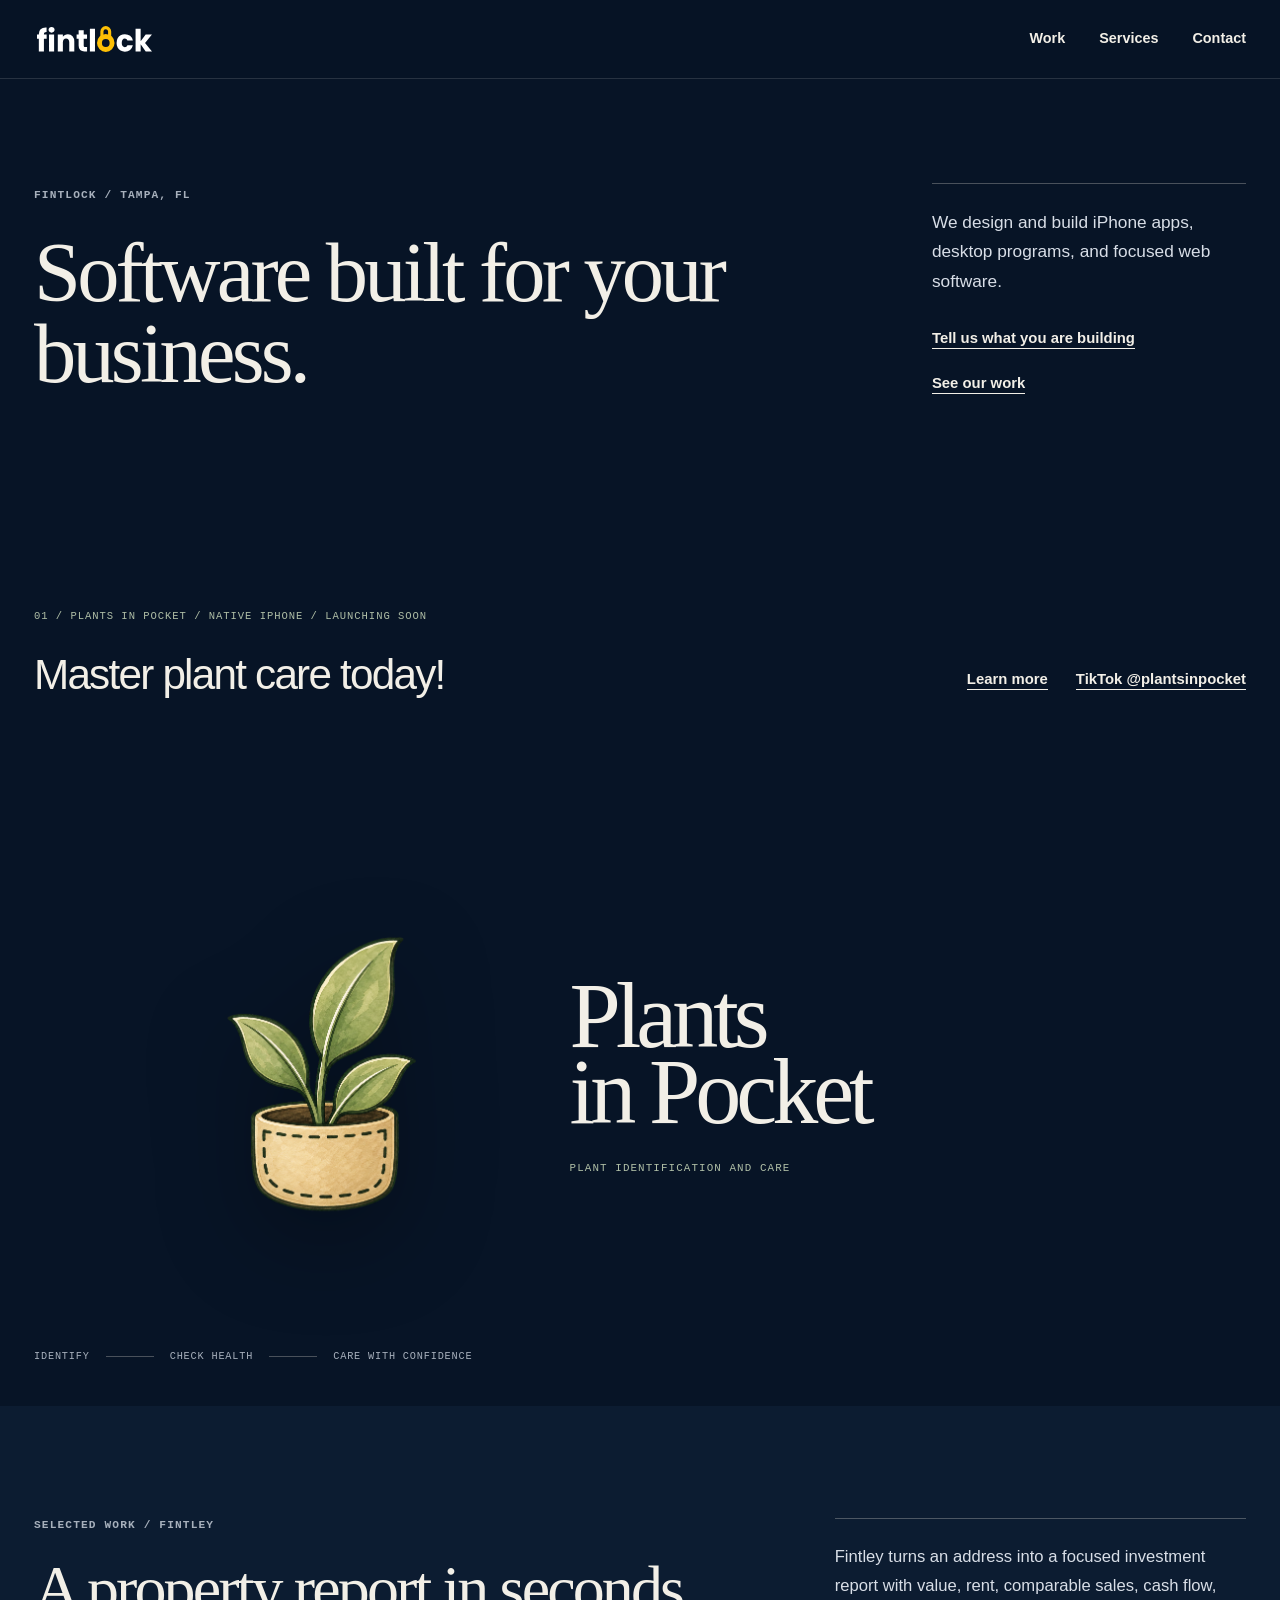
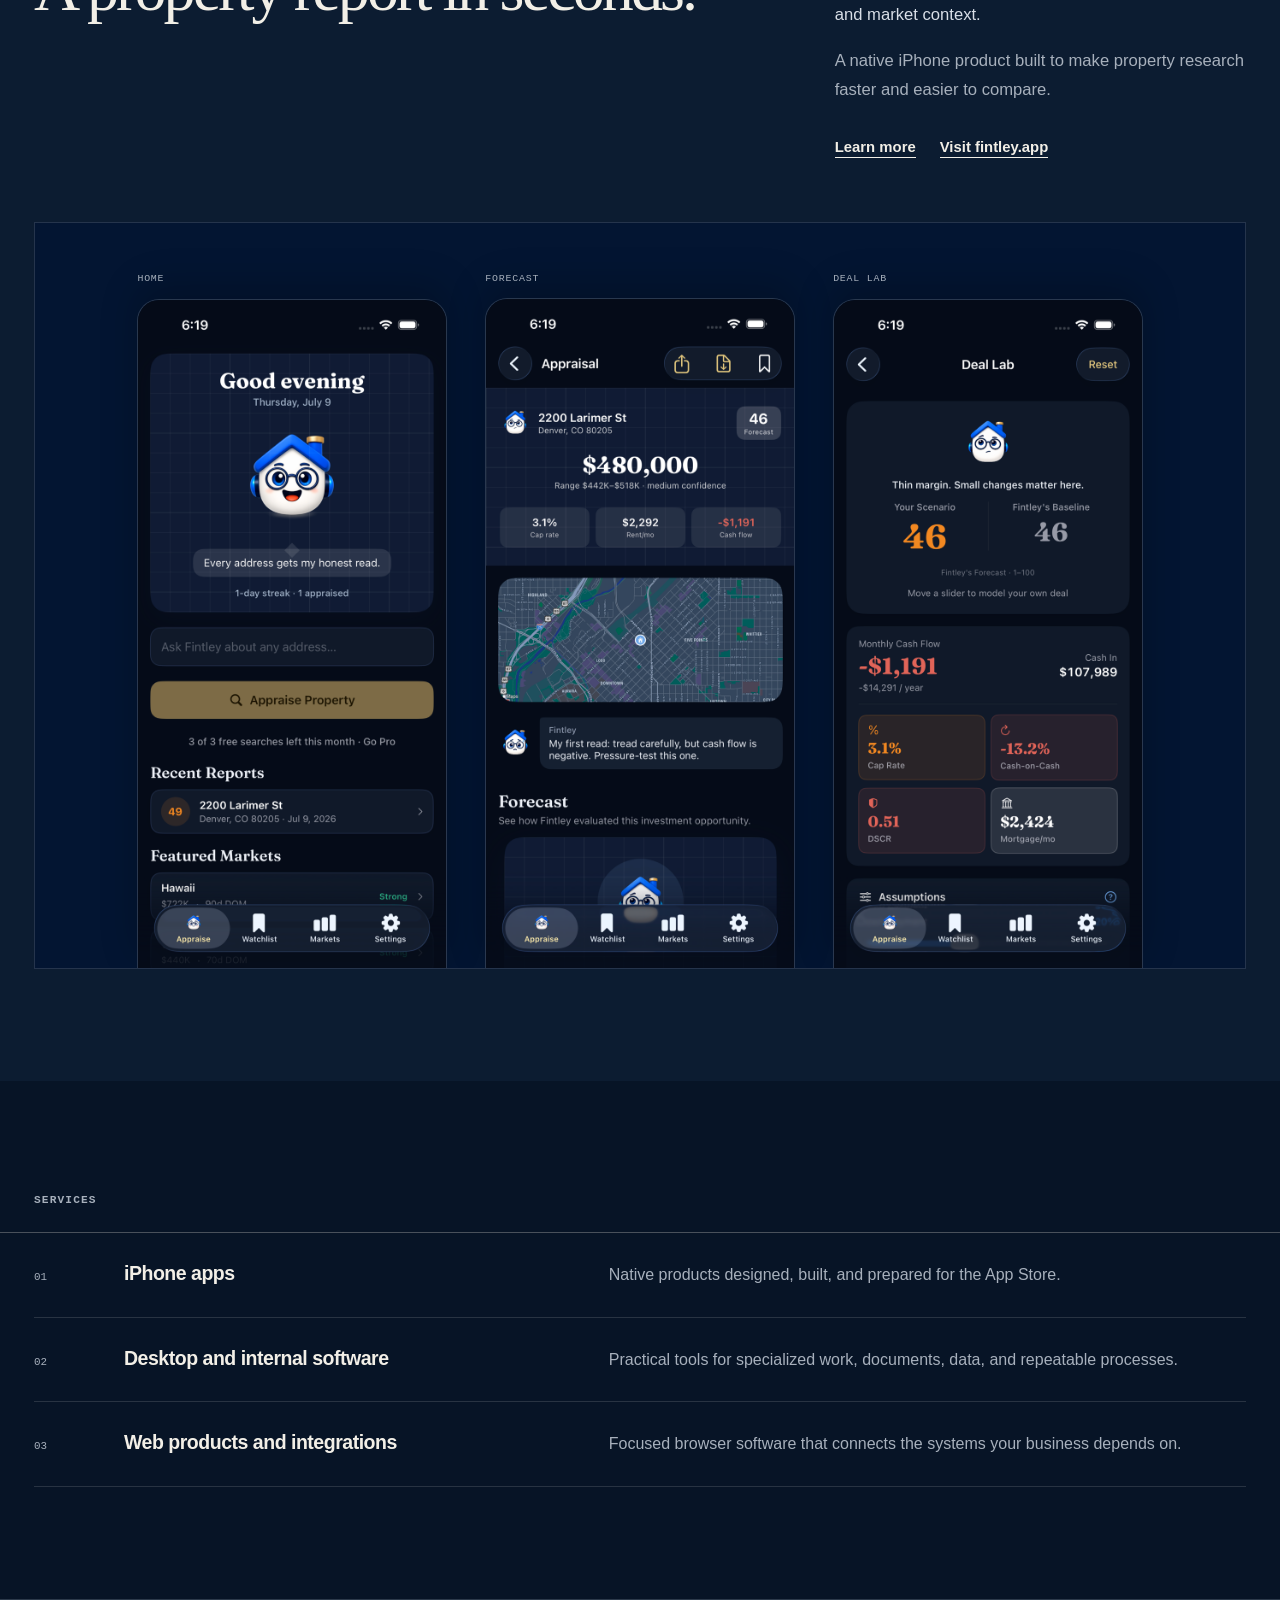
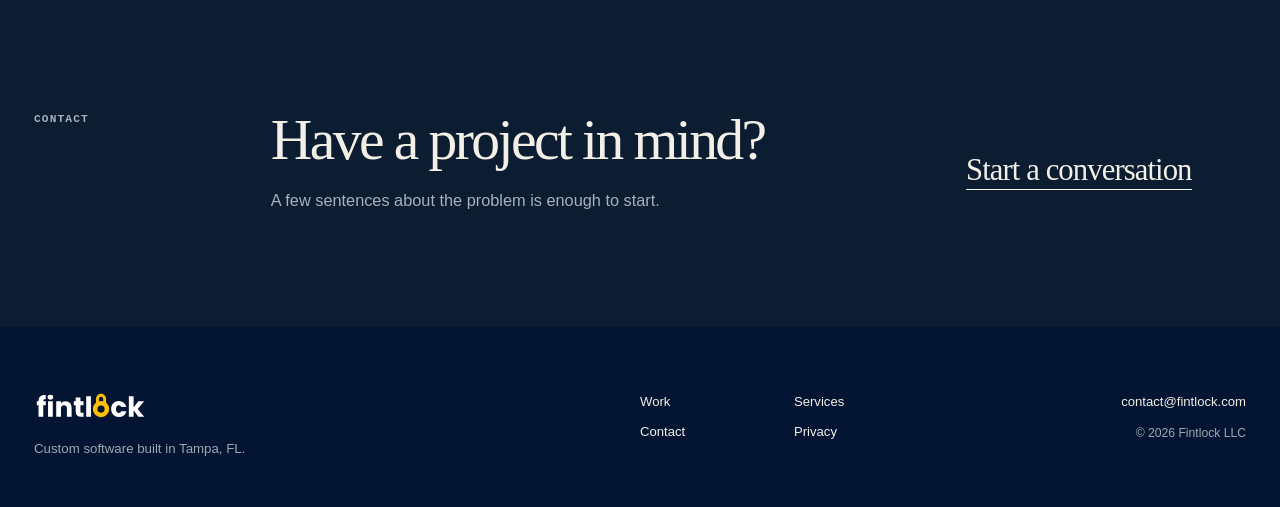
<file: index.html>
<!doctype html>
<html lang="en">
<head>
  <meta charset="utf-8">
  <meta name="viewport" content="width=device-width, initial-scale=1">
  <title>Fintlock | Custom Software Built in Tampa</title>
  <meta name="description" content="Fintlock designs and builds iPhone apps, desktop programs, and focused web software for businesses.">
  <link rel="canonical" href="https://fintlock.com/">
  <meta property="og:title" content="Fintlock | Custom Software Built in Tampa">
  <meta property="og:description" content="Software built for your business.">
  <meta property="og:type" content="website">
  <meta property="og:url" content="https://fintlock.com/">
  <meta property="og:image" content="https://fintlock.com/assets/brand/fintlock-social-card.png">
  <meta name="twitter:card" content="summary_large_image">
  <meta name="theme-color" content="#071426">
  <link rel="icon" type="image/svg+xml" href="assets/brand/fintlock-favicon.svg">
  <link rel="stylesheet" href="styles.css?v=28">
</head>
<body>
  <a class="skip-link" href="#main">Skip to content</a>

  <header class="site-header" data-header>
    <div class="wrap header-inner">
      <a class="brand" href="index.html" aria-label="Fintlock home">
        <img src="assets/brand/fintlock-wordmark-on-dark.svg" alt="Fintlock" width="121" height="31">
      </a>
      <nav class="primary-nav" id="primary-nav" aria-label="Primary navigation">
        <a href="work.html">Work</a>
        <a href="services.html">Services</a>
        <a href="contact.html">Contact</a>
      </nav>
      <button class="nav-toggle" type="button" aria-label="Open navigation" aria-expanded="false" aria-controls="primary-nav"><span></span><span></span></button>
    </div>
  </header>

  <main id="main">
    <section class="masthead masthead-client">
      <div class="wrap masthead-grid">
        <div class="masthead-title">
          <p class="overline">Fintlock / Tampa, FL</p>
          <h1>Software built for your business.</h1>
        </div>
        <div class="masthead-copy">
          <p>We design and build iPhone apps, desktop programs, and focused web software.</p>
          <div class="text-actions">
            <a class="underlined-link" href="contact.html">Tell us what you are building</a>
            <a class="underlined-link" href="work.html">See our work</a>
          </div>
        </div>
      </div>

    </section>

    <section class="featured-product plants-feature" aria-labelledby="plants-title">
      <div class="wrap plants-project-intro">
        <div class="plants-project-summary">
          <p class="plants-project-index">01 / Plants in Pocket / Native iPhone / Launching soon</p>
          <h2 class="plants-project-statement" id="plants-title">Master plant care today!</h2>
        </div>
        <div class="plants-project-actions">
          <a class="underlined-link underlined-link-light" href="work.html#plants-in-pocket">Learn more</a>
          <a class="underlined-link underlined-link-light" href="https://www.tiktok.com/@plantsinpocket">TikTok @plantsinpocket</a>
        </div>
      </div>

      <div class="plants-feature-stage">
        <div class="wrap plants-feature-visual" aria-label="Plants in Pocket brand">
          <div class="plants-feature-brand">
            <img class="plants-feature-mark" src="assets/work/plants-mark-transparent.png" alt="" width="1536" height="1536" loading="lazy">
            <div class="plants-feature-brand-copy">
              <p class="plants-feature-name"><span>Plants</span><span>in Pocket</span></p>
              <p class="plants-feature-category">Plant identification and care</p>
            </div>
          </div>
          <div class="plants-feature-steps" aria-label="Plants in Pocket workflow">
            <span>Identify</span><i></i><span>Check health</span><i></i><span>Care with confidence</span>
          </div>
        </div>
      </div>
    </section>

    <section class="selected-case" aria-labelledby="fintley-title">
      <div class="wrap selected-case-grid">
        <div>
          <p class="overline">Selected work / Fintley</p>
          <h2 id="fintley-title">A property report in seconds.</h2>
        </div>
        <div class="selected-case-copy">
          <p>Fintley turns an address into a focused investment report with value, rent, comparable sales, cash flow, and market context.</p>
          <p class="selected-case-note">A native iPhone product built to make property research faster and easier to compare.</p>
          <div class="text-actions">
            <a class="underlined-link" href="work.html#fintley">Learn more</a>
            <a class="underlined-link" href="https://fintley.app" rel="noopener">Visit fintley.app</a>
          </div>
        </div>
        <div class="case-art fintley-secondary-art selected-case-art" aria-label="Fintley interface screens">
          <figure><figcaption>Home</figcaption><img src="assets/screens/fintley-home-dark.png" alt="Fintley home dashboard" width="720" height="1565" loading="lazy"></figure>
          <figure><figcaption>Forecast</figcaption><img src="assets/screens/fintley-forecast-dark.png" alt="Fintley property report with Forecast score" width="720" height="1565" loading="lazy"></figure>
          <figure><figcaption>Deal Lab</figcaption><img src="assets/screens/fintley-deal-lab-dark.png" alt="Fintley Deal Lab analysis" width="720" height="1565" loading="lazy"></figure>
        </div>
      </div>
    </section>

    <section class="service-preview section-pad" aria-labelledby="services-title">
      <div class="wrap service-preview-head service-preview-head-minimal">
        <p class="overline" id="services-title">Services</p>
      </div>
      <div class="wrap service-rows">
        <article><span>01</span><h3>iPhone apps</h3><p>Native products designed, built, and prepared for the App Store.</p></article>
        <article><span>02</span><h3>Desktop and internal software</h3><p>Practical tools for specialized work, documents, data, and repeatable processes.</p></article>
        <article><span>03</span><h3>Web products and integrations</h3><p>Focused browser software that connects the systems your business depends on.</p></article>
      </div>
    </section>

    <section class="contact-prompt">
      <div class="wrap contact-prompt-grid">
        <p class="overline">Contact</p>
        <div>
          <h2>Have a project in mind?</h2>
          <p class="contact-prompt-sub">A few sentences about the problem is enough to start.</p>
        </div>
        <div>
          <a class="email-link" href="contact.html">Start a conversation</a>
        </div>
      </div>
    </section>
  </main>

  <footer class="site-footer">
    <div class="wrap footer-grid">
      <div>
        <a class="footer-brand" href="index.html" aria-label="Fintlock home"><img src="assets/brand/fintlock-wordmark-on-dark.svg" alt="Fintlock" width="113" height="29"></a>
        <p>Custom software built in Tampa, FL.</p>
      </div>
      <nav class="footer-nav" aria-label="Footer navigation">
        <a href="work.html">Work</a><a href="services.html">Services</a><a href="contact.html">Contact</a><a href="privacy.html">Privacy</a>
      </nav>
      <div class="footer-meta"><a href="mailto:contact@fintlock.com">contact@fintlock.com</a><span>© <span data-year>2026</span> Fintlock LLC</span></div>
    </div>
  </footer>

  <script src="app.js?v=25" defer></script>
</body>
</html>
</file>
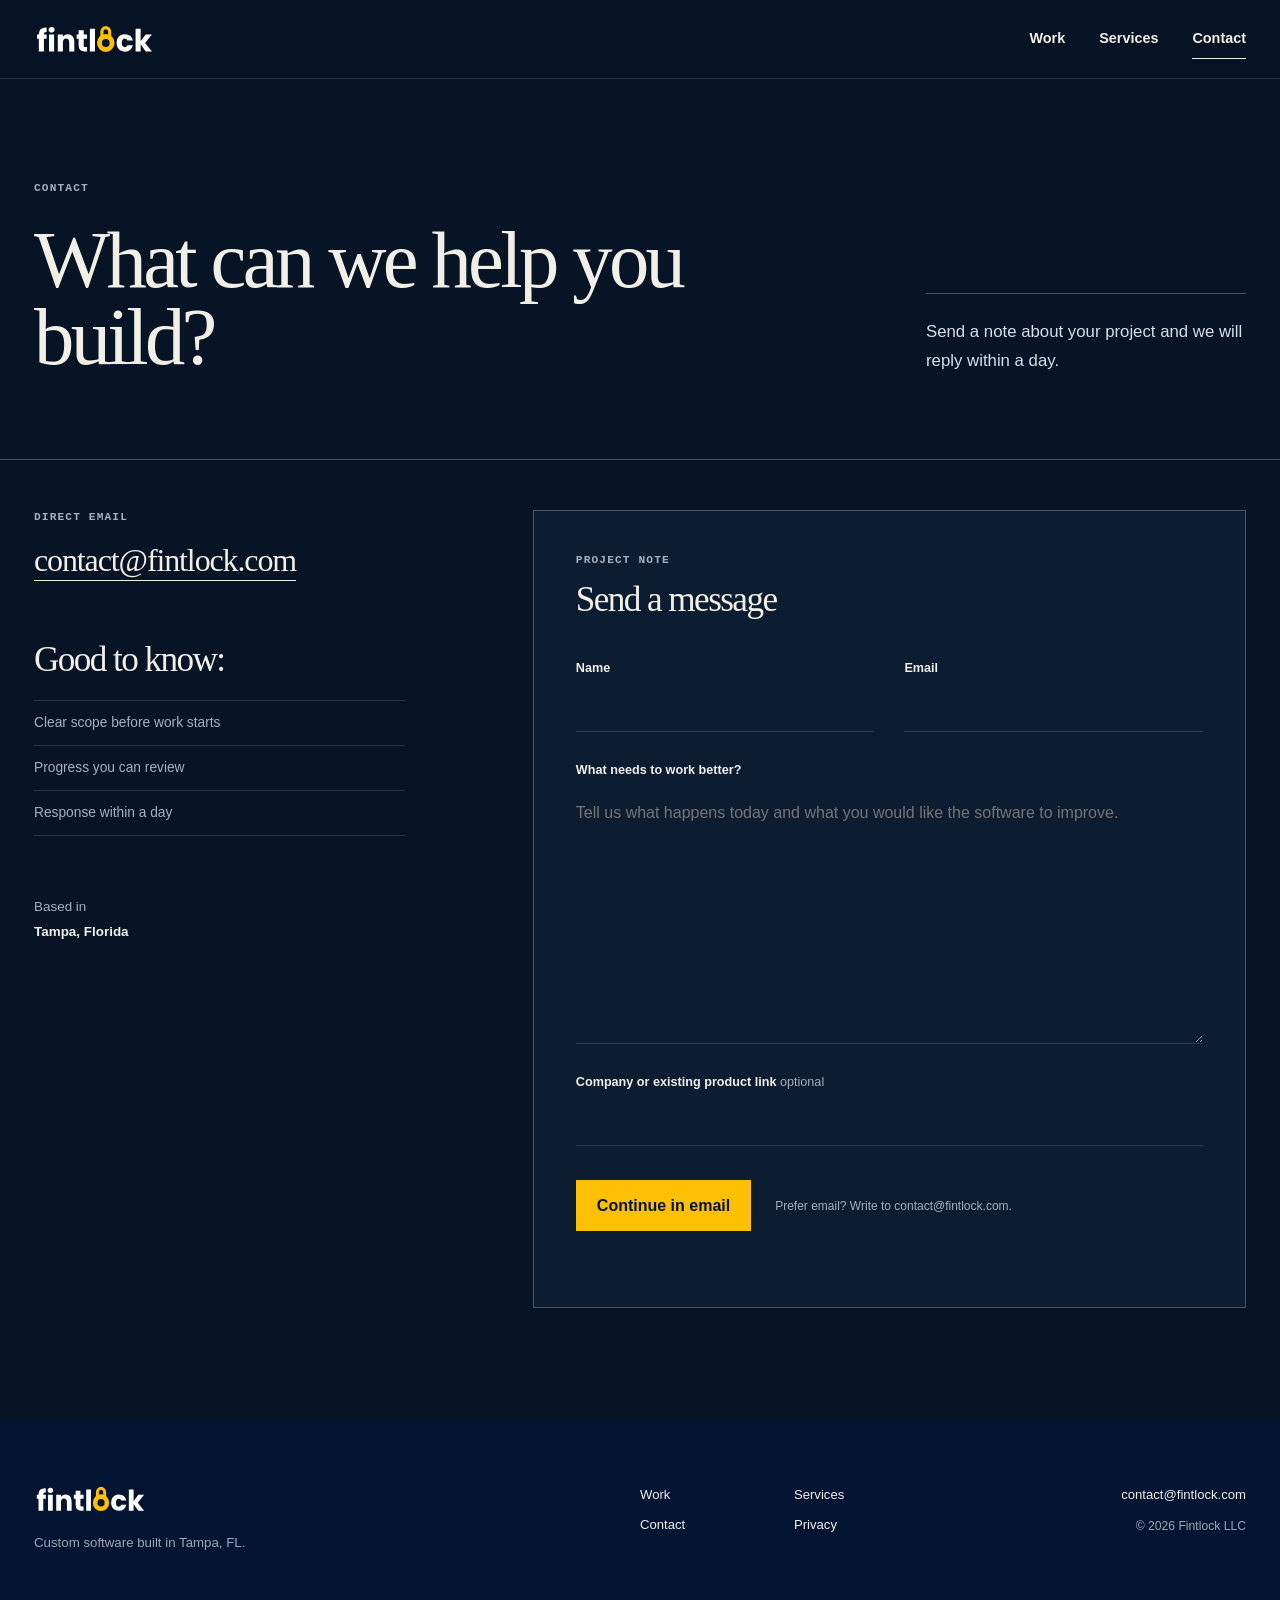
<file: contact.html>
<!doctype html>
<html lang="en">
<head>
  <meta charset="utf-8">
  <meta name="viewport" content="width=device-width, initial-scale=1">
  <title>Contact | Fintlock</title>
  <meta name="description" content="Contact Fintlock about a focused iPhone, desktop, or web software project.">
  <link rel="canonical" href="https://fintlock.com/contact.html">
  <meta property="og:title" content="Contact | Fintlock">
  <meta property="og:description" content="Tell Fintlock what people do today and what the software needs to improve.">
  <meta property="og:type" content="website">
  <meta property="og:url" content="https://fintlock.com/contact.html">
  <meta property="og:image" content="https://fintlock.com/assets/brand/fintlock-social-card.png">
  <meta name="twitter:card" content="summary_large_image">
  <meta name="theme-color" content="#071426">
  <link rel="icon" type="image/svg+xml" href="assets/brand/fintlock-favicon.svg">
  <link rel="stylesheet" href="styles.css?v=28">
</head>
<body>
  <a class="skip-link" href="#main">Skip to content</a>

  <header class="site-header" data-header>
    <div class="wrap header-inner">
      <a class="brand" href="index.html" aria-label="Fintlock home"><img src="assets/brand/fintlock-wordmark-on-dark.svg" alt="Fintlock" width="121" height="31"></a>
      <nav class="primary-nav" id="primary-nav" aria-label="Primary navigation">
        <a href="work.html">Work</a>
        <a href="services.html">Services</a>
        <a href="contact.html" aria-current="page">Contact</a>
      </nav>
      <button class="nav-toggle" type="button" aria-label="Open navigation" aria-expanded="false" aria-controls="primary-nav"><span></span><span></span></button>
    </div>
  </header>

  <main id="main">
    <section class="page-intro contact-page-intro">
      <div class="wrap page-intro-grid">
        <div>
          <p class="overline">Contact</p>
          <h1>What can we help you build?</h1>
        </div>
        <p>Send a note about your project and we will reply within a day.</p>
      </div>
    </section>

    <section class="contact-section">
      <div class="wrap contact-layout">
        <aside class="contact-aside">
          <div>
            <p class="overline">Direct email</p>
            <a class="contact-direct-email" href="mailto:contact@fintlock.com">contact@fintlock.com</a>
          </div>

          <div class="contact-note">
            <h2>Good to know:</h2>
            <ul><li>Clear scope before work starts</li><li>Progress you can review</li><li>Response within a day</li></ul>
          </div>

          <div class="contact-location">
            <span>Based in</span>
            <strong>Tampa, Florida</strong>
          </div>
        </aside>

        <form class="project-form" data-contact-form>
          <div class="form-heading">
            <p class="overline">Project note</p>
            <h2>Send a message</h2>
          </div>

          <div class="form-grid">
            <div class="field">
              <label for="name">Name</label>
              <input id="name" name="name" autocomplete="name" required>
            </div>
            <div class="field">
              <label for="email">Email</label>
              <input id="email" name="email" type="email" autocomplete="email" required>
            </div>
            <div class="field field-full">
              <label for="message">What needs to work better?</label>
              <textarea id="message" name="message" rows="9" required placeholder="Tell us what happens today and what you would like the software to improve."></textarea>
            </div>
            <div class="field field-full">
              <label for="company">Company or existing product link <span>optional</span></label>
              <input id="company" name="company" autocomplete="organization">
            </div>
          </div>

          <div class="form-footer">
            <button class="form-button" type="submit">Continue in email</button>
            <p>Prefer email? Write to contact@fintlock.com.</p>
          </div>
          <p class="form-status" role="status" aria-live="polite"></p>
        </form>
      </div>
    </section>
  </main>

  <footer class="site-footer">
    <div class="wrap footer-grid">
      <div><a class="footer-brand" href="index.html" aria-label="Fintlock home"><img src="assets/brand/fintlock-wordmark-on-dark.svg" alt="Fintlock" width="113" height="29"></a><p>Custom software built in Tampa, FL.</p></div>
      <nav class="footer-nav" aria-label="Footer navigation"><a href="work.html">Work</a><a href="services.html">Services</a><a href="contact.html" aria-current="page">Contact</a><a href="privacy.html">Privacy</a></nav>
      <div class="footer-meta"><a href="mailto:contact@fintlock.com">contact@fintlock.com</a><span>© <span data-year>2026</span> Fintlock LLC</span></div>

    </div>
  </footer>

  <script src="app.js?v=25" defer></script>
</body>
</html>
</file>
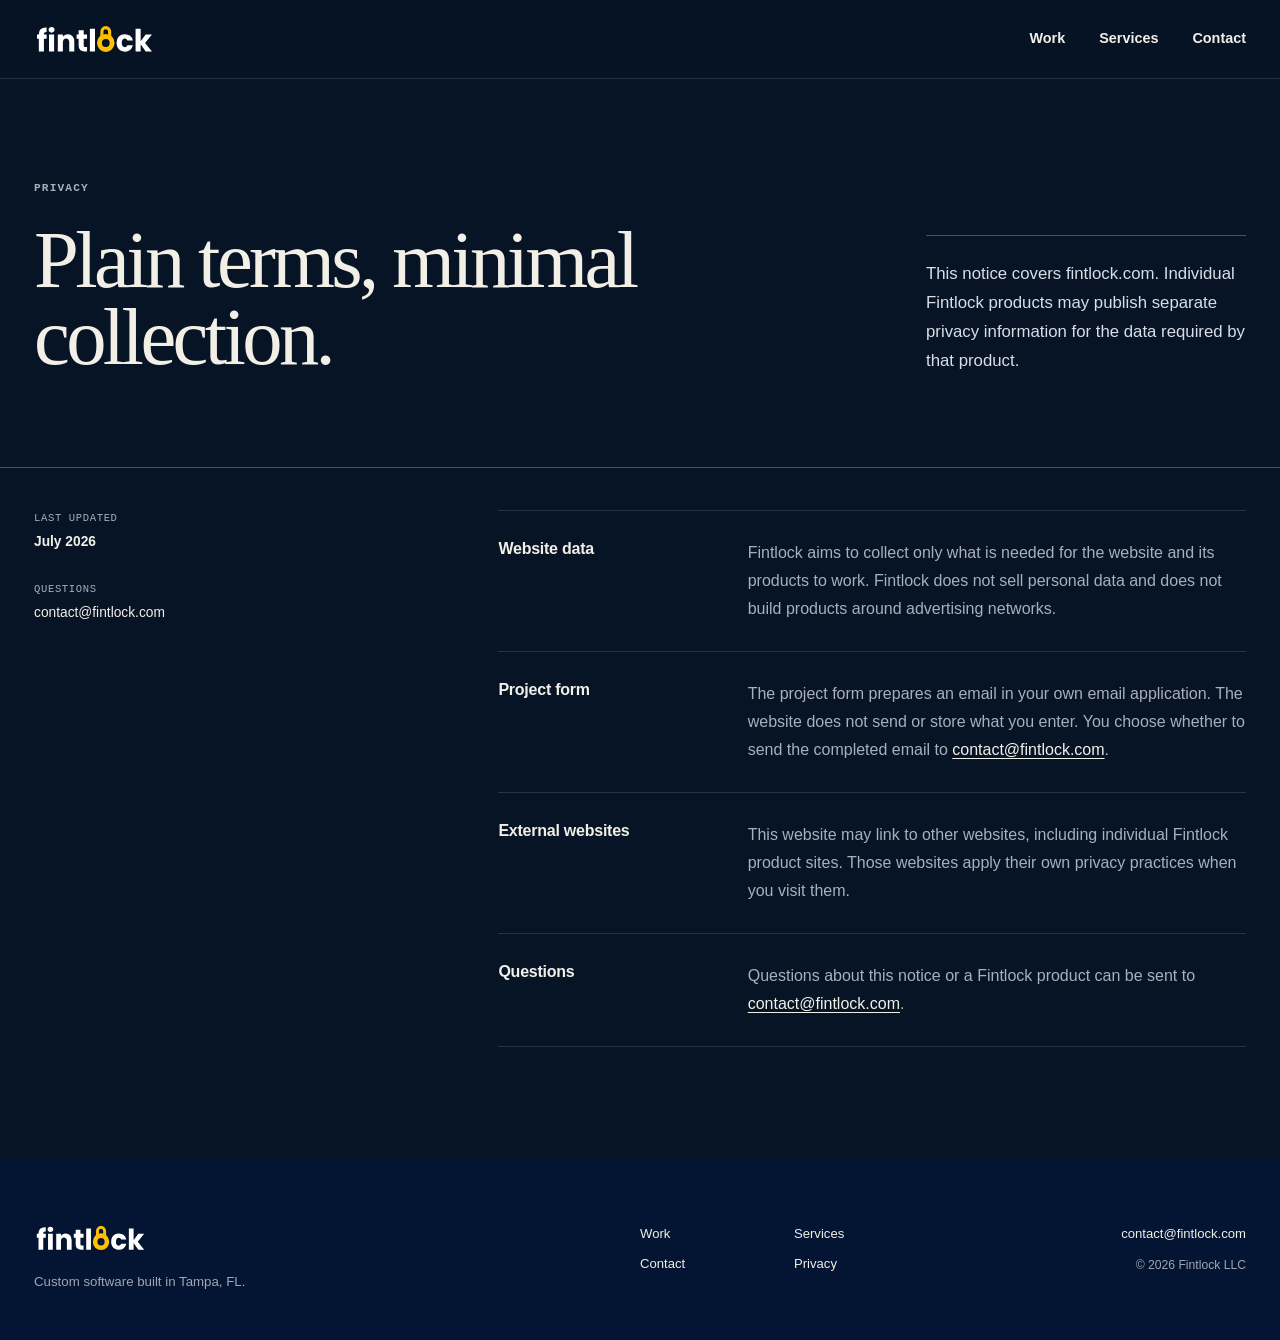
<file: privacy.html>
<!doctype html>
<html lang="en">
<head>
  <meta charset="utf-8">
  <meta name="viewport" content="width=device-width, initial-scale=1">
  <title>Privacy | Fintlock</title>
  <meta name="description" content="Privacy information for the Fintlock website and contact form.">
  <link rel="canonical" href="https://fintlock.com/privacy.html">
  <meta property="og:title" content="Privacy | Fintlock">
  <meta property="og:description" content="Privacy information for fintlock.com.">
  <meta property="og:type" content="website">
  <meta property="og:url" content="https://fintlock.com/privacy.html">
  <meta property="og:image" content="https://fintlock.com/assets/brand/fintlock-social-card.png">
  <meta name="twitter:card" content="summary_large_image">
  <meta name="theme-color" content="#071426">
  <link rel="icon" type="image/svg+xml" href="assets/brand/fintlock-favicon.svg">
  <link rel="stylesheet" href="styles.css?v=28">
</head>
<body>
  <a class="skip-link" href="#main">Skip to content</a>

  <header class="site-header" data-header>
    <div class="wrap header-inner">
      <a class="brand" href="index.html" aria-label="Fintlock home"><img src="assets/brand/fintlock-wordmark-on-dark.svg" alt="Fintlock" width="121" height="31"></a>
      <nav class="primary-nav" id="primary-nav" aria-label="Primary navigation">
        <a href="work.html">Work</a>
        <a href="services.html">Services</a>
        <a href="contact.html">Contact</a>
      </nav>
      <button class="nav-toggle" type="button" aria-label="Open navigation" aria-expanded="false" aria-controls="primary-nav"><span></span><span></span></button>
    </div>
  </header>

  <main id="main">
    <section class="page-intro privacy-page-intro">
      <div class="wrap page-intro-grid">
        <div>
          <p class="overline">Privacy</p>
          <h1>Plain terms, minimal collection.</h1>
        </div>
        <p>This notice covers fintlock.com. Individual Fintlock products may publish separate privacy information for the data required by that product.</p>
      </div>
    </section>

    <section class="privacy-section section-pad">
      <div class="wrap privacy-layout">
        <aside class="privacy-aside">
          <div><span>Last updated</span><strong>July 2026</strong></div>
          <div><span>Questions</span><a href="mailto:contact@fintlock.com">contact@fintlock.com</a></div>
        </aside>

        <div class="privacy-copy">
          <article>
            <h2>Website data</h2>
            <p>Fintlock aims to collect only what is needed for the website and its products to work. Fintlock does not sell personal data and does not build products around advertising networks.</p>
          </article>
          <article>
            <h2>Project form</h2>
            <p>The project form prepares an email in your own email application. The website does not send or store what you enter. You choose whether to send the completed email to <a href="mailto:contact@fintlock.com">contact@fintlock.com</a>.</p>
          </article>
          <article>
            <h2>External websites</h2>
            <p>This website may link to other websites, including individual Fintlock product sites. Those websites apply their own privacy practices when you visit them.</p>
          </article>
          <article>
            <h2>Questions</h2>
            <p>Questions about this notice or a Fintlock product can be sent to <a href="mailto:contact@fintlock.com">contact@fintlock.com</a>.</p>
          </article>
        </div>
      </div>
    </section>
  </main>

  <footer class="site-footer">
    <div class="wrap footer-grid">
      <div><a class="footer-brand" href="index.html" aria-label="Fintlock home"><img src="assets/brand/fintlock-wordmark-on-dark.svg" alt="Fintlock" width="113" height="29"></a><p>Custom software built in Tampa, FL.</p></div>
      <nav class="footer-nav" aria-label="Footer navigation"><a href="work.html">Work</a><a href="services.html">Services</a><a href="contact.html">Contact</a><a href="privacy.html" aria-current="page">Privacy</a></nav>
      <div class="footer-meta"><a href="mailto:contact@fintlock.com">contact@fintlock.com</a><span>© <span data-year>2026</span> Fintlock LLC</span></div>
    </div>
  </footer>

  <script src="app.js?v=25" defer></script>
</body>
</html>
</file>
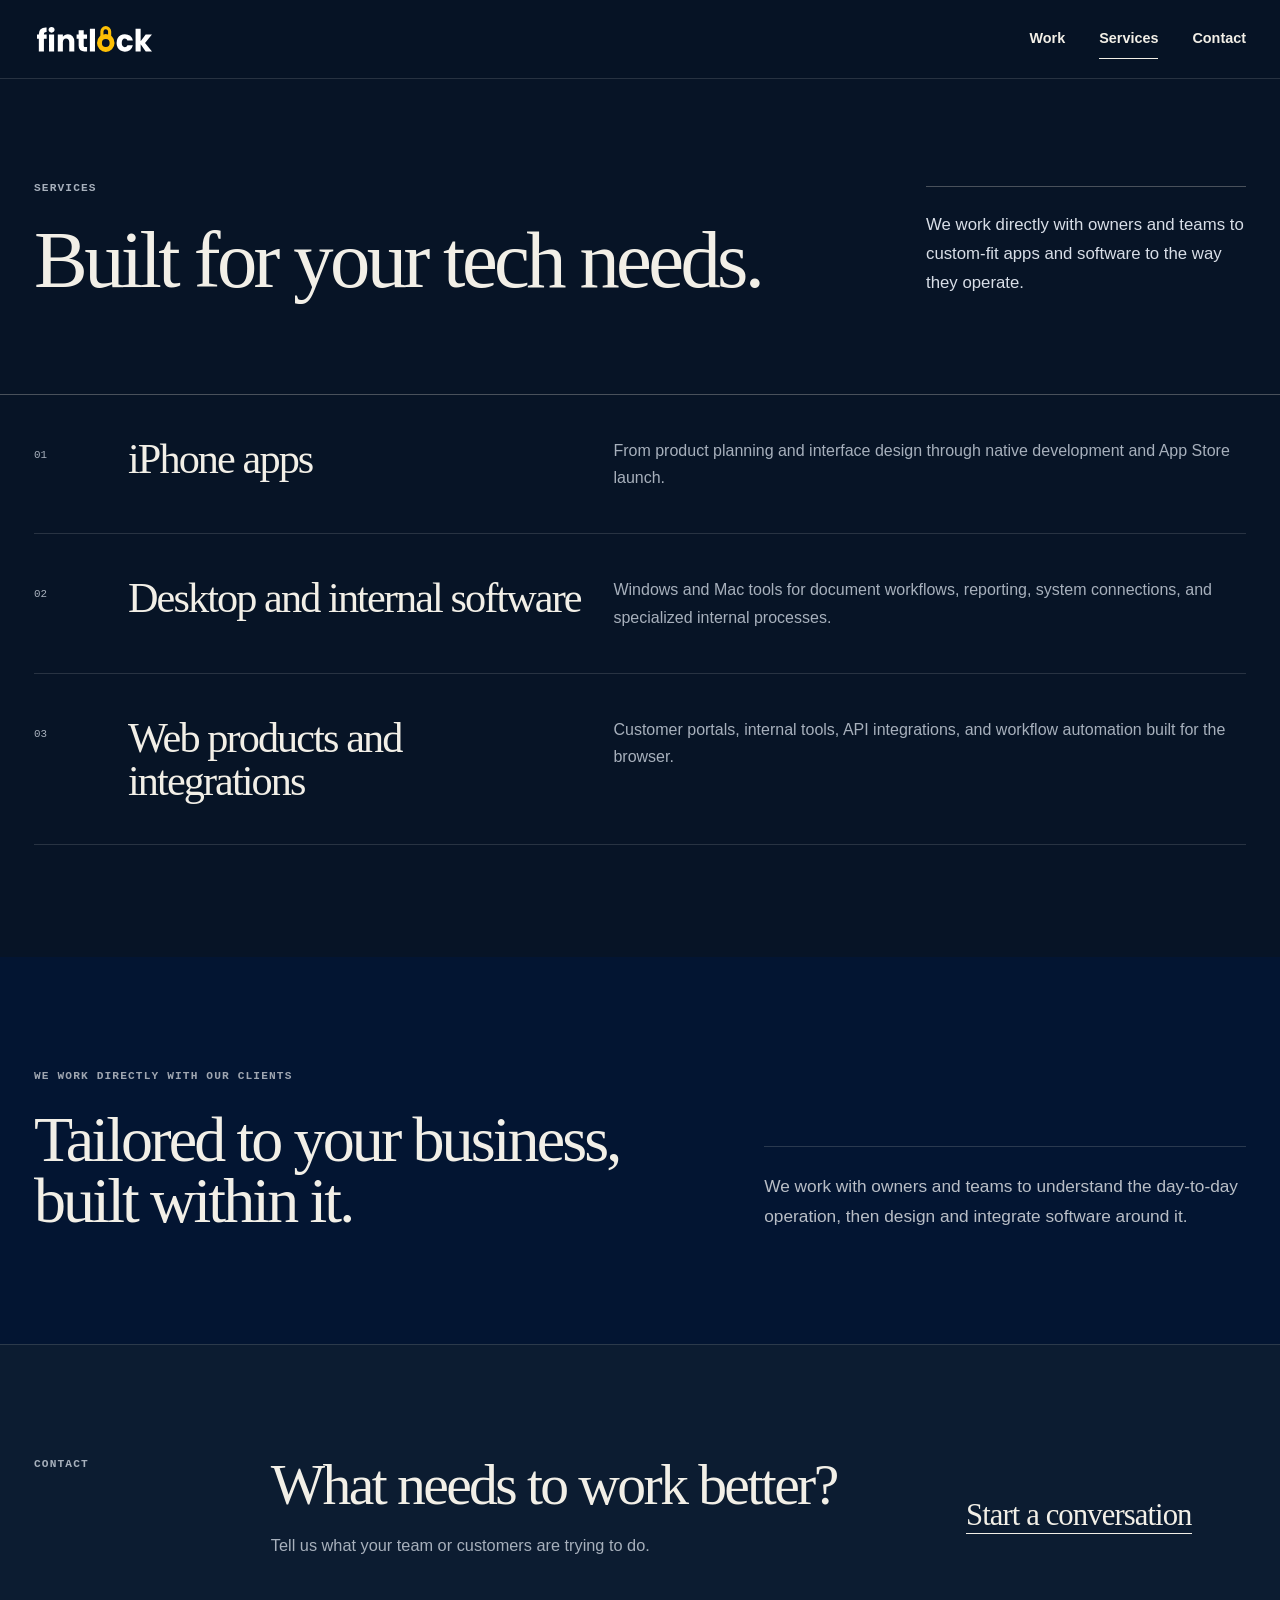
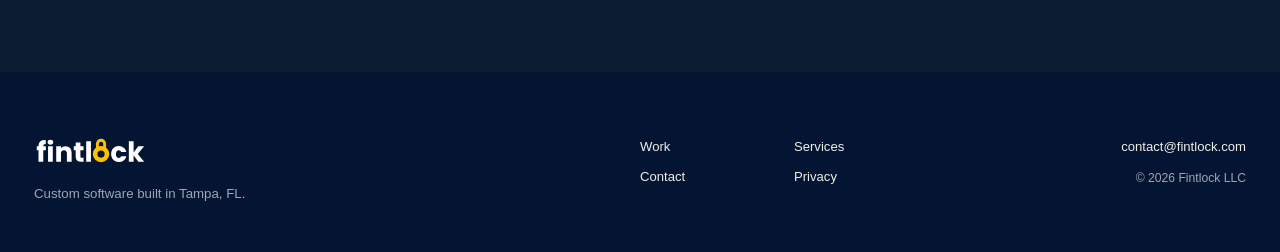
<file: services.html>
<!doctype html>
<html lang="en">
<head>
  <meta charset="utf-8">
  <meta name="viewport" content="width=device-width, initial-scale=1">
  <title>Services | Fintlock</title>
  <meta name="description" content="Fintlock designs and builds iPhone apps, desktop programs, internal tools, and focused web software.">
  <link rel="canonical" href="https://fintlock.com/services.html">
  <meta property="og:title" content="Services | Fintlock">
  <meta property="og:description" content="Custom apps and software built around the way your company works.">
  <meta property="og:type" content="website">
  <meta property="og:url" content="https://fintlock.com/services.html">
  <meta property="og:image" content="https://fintlock.com/assets/brand/fintlock-social-card.png">
  <meta name="twitter:card" content="summary_large_image">
  <meta name="theme-color" content="#071426">
  <link rel="icon" type="image/svg+xml" href="assets/brand/fintlock-favicon.svg">
  <link rel="stylesheet" href="styles.css?v=28">
</head>
<body>
  <a class="skip-link" href="#main">Skip to content</a>
  <header class="site-header" data-header>
    <div class="wrap header-inner">
      <a class="brand" href="index.html" aria-label="Fintlock home"><img src="assets/brand/fintlock-wordmark-on-dark.svg" alt="Fintlock" width="121" height="31"></a>
      <nav class="primary-nav" id="primary-nav" aria-label="Primary navigation">
        <a href="work.html">Work</a><a href="services.html" aria-current="page">Services</a><a href="contact.html">Contact</a>
      </nav>
      <button class="nav-toggle" type="button" aria-label="Open navigation" aria-expanded="false" aria-controls="primary-nav"><span></span><span></span></button>
    </div>
  </header>

  <main id="main">
    <section class="page-intro services-page-intro">
      <div class="wrap page-intro-grid">
        <div><p class="overline">Services</p><h1>Built for your tech needs.</h1></div>
        <p>We work directly with owners and teams to custom-fit apps and software to the way they operate.</p>
      </div>
    </section>

    <section class="service-detail-section">
      <div class="wrap service-detail-rows">
        <article>
          <span class="service-number">01</span>
          <h2>iPhone apps</h2>
          <p>From product planning and interface design through native development and App Store launch.</p>
        </article>
        <article>
          <span class="service-number">02</span>
          <h2>Desktop and internal software</h2>
          <p>Windows and Mac tools for document workflows, reporting, system connections, and specialized internal processes.</p>
        </article>
        <article>
          <span class="service-number">03</span>
          <h2>Web products and integrations</h2>
          <p>Customer portals, internal tools, API integrations, and workflow automation built for the browser.</p>
        </article>
      </div>
    </section>

    <section class="builder-section">
      <div class="wrap builder-grid">
        <div><p class="overline overline-light">We work directly with our clients</p><h2>Tailored to your business, built within it.</h2></div>
        <p class="builder-statement">We work with owners and teams to understand the day-to-day operation, then design and integrate software around it.</p>
      </div>
    </section>

    <section class="contact-prompt">
      <div class="wrap contact-prompt-grid">
        <p class="overline">Contact</p>
        <div><h2>What needs to work better?</h2><p class="contact-prompt-sub">Tell us what your team or customers are trying to do.</p></div>
        <div><a class="email-link" href="contact.html">Start a conversation</a></div>
      </div>
    </section>
  </main>

  <footer class="site-footer">
    <div class="wrap footer-grid">
      <div><a class="footer-brand" href="index.html" aria-label="Fintlock home"><img src="assets/brand/fintlock-wordmark-on-dark.svg" alt="Fintlock" width="113" height="29"></a><p>Custom software built in Tampa, FL.</p></div>
      <nav class="footer-nav" aria-label="Footer navigation"><a href="work.html">Work</a><a href="services.html" aria-current="page">Services</a><a href="contact.html">Contact</a><a href="privacy.html">Privacy</a></nav>
      <div class="footer-meta"><a href="mailto:contact@fintlock.com">contact@fintlock.com</a><span>© <span data-year>2026</span> Fintlock LLC</span></div>
    </div>
  </footer>
  <script src="app.js?v=25" defer></script>
</body>
</html>
</file>
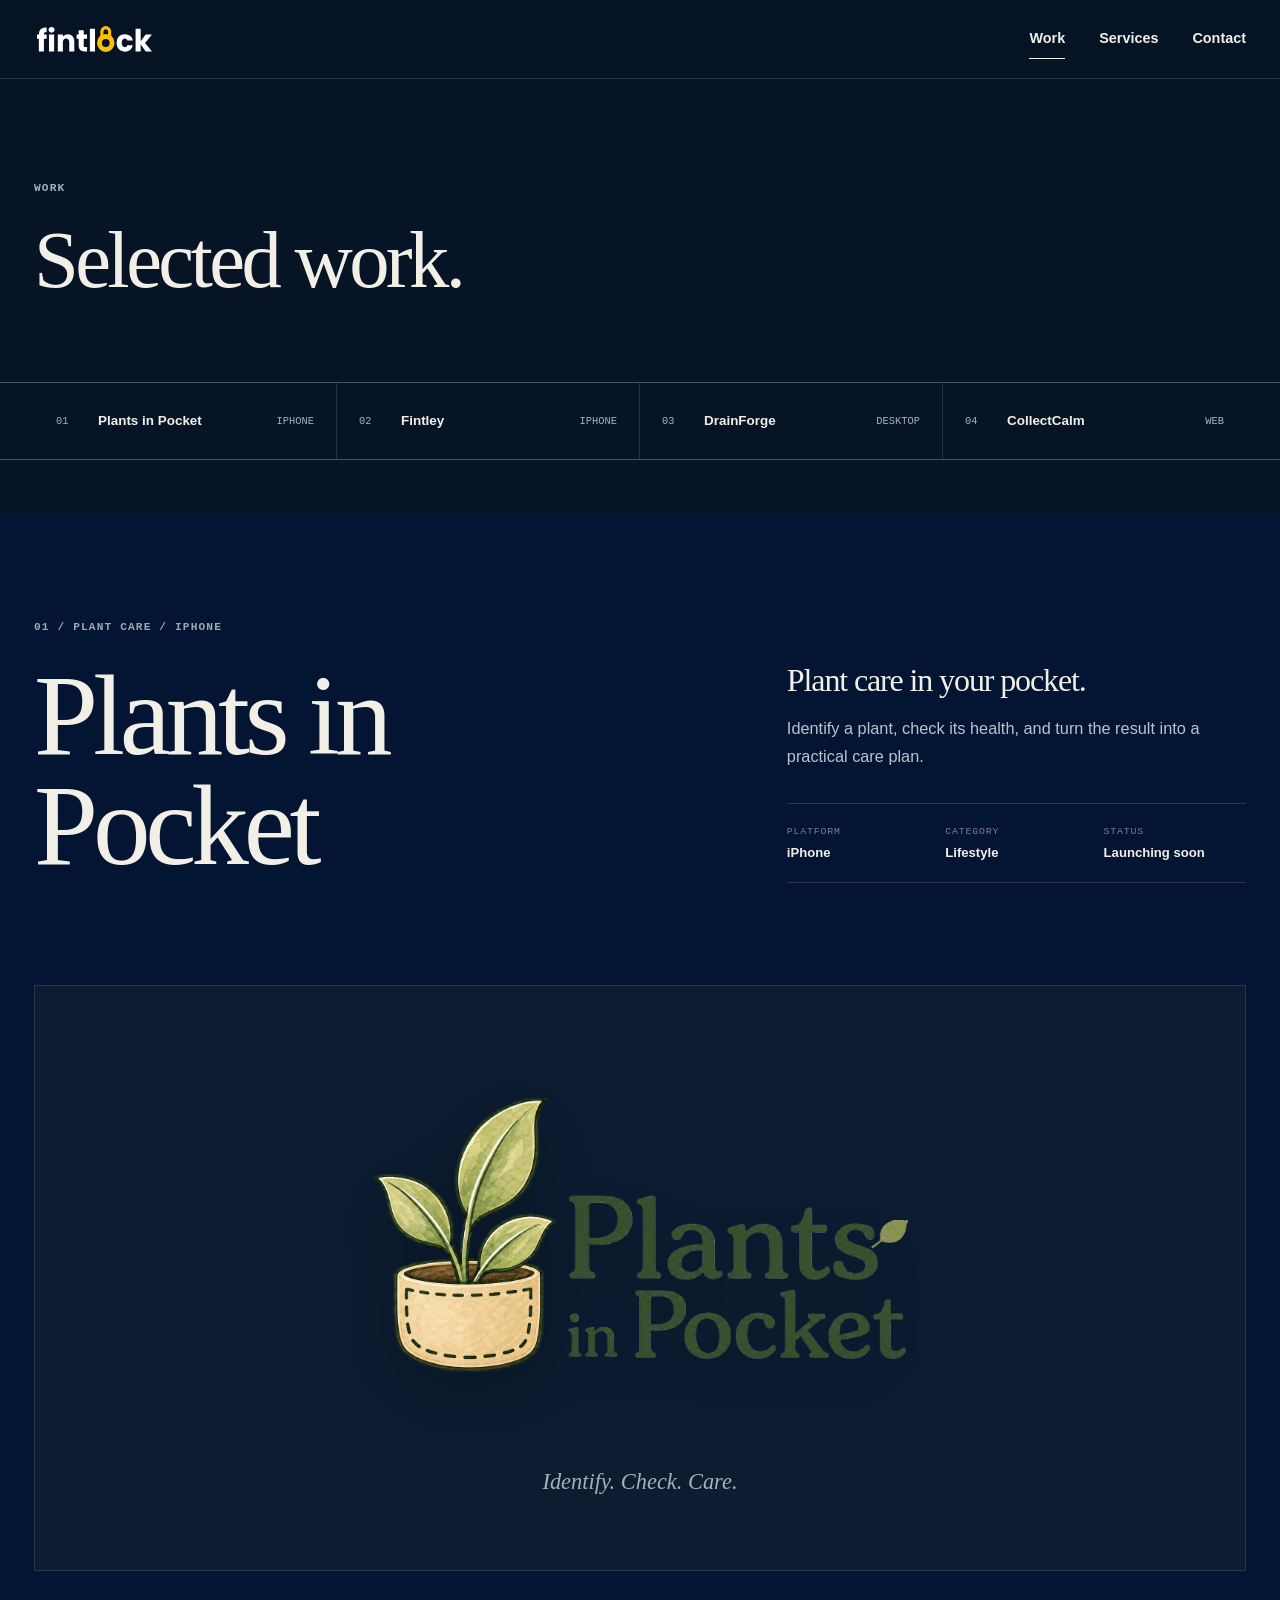
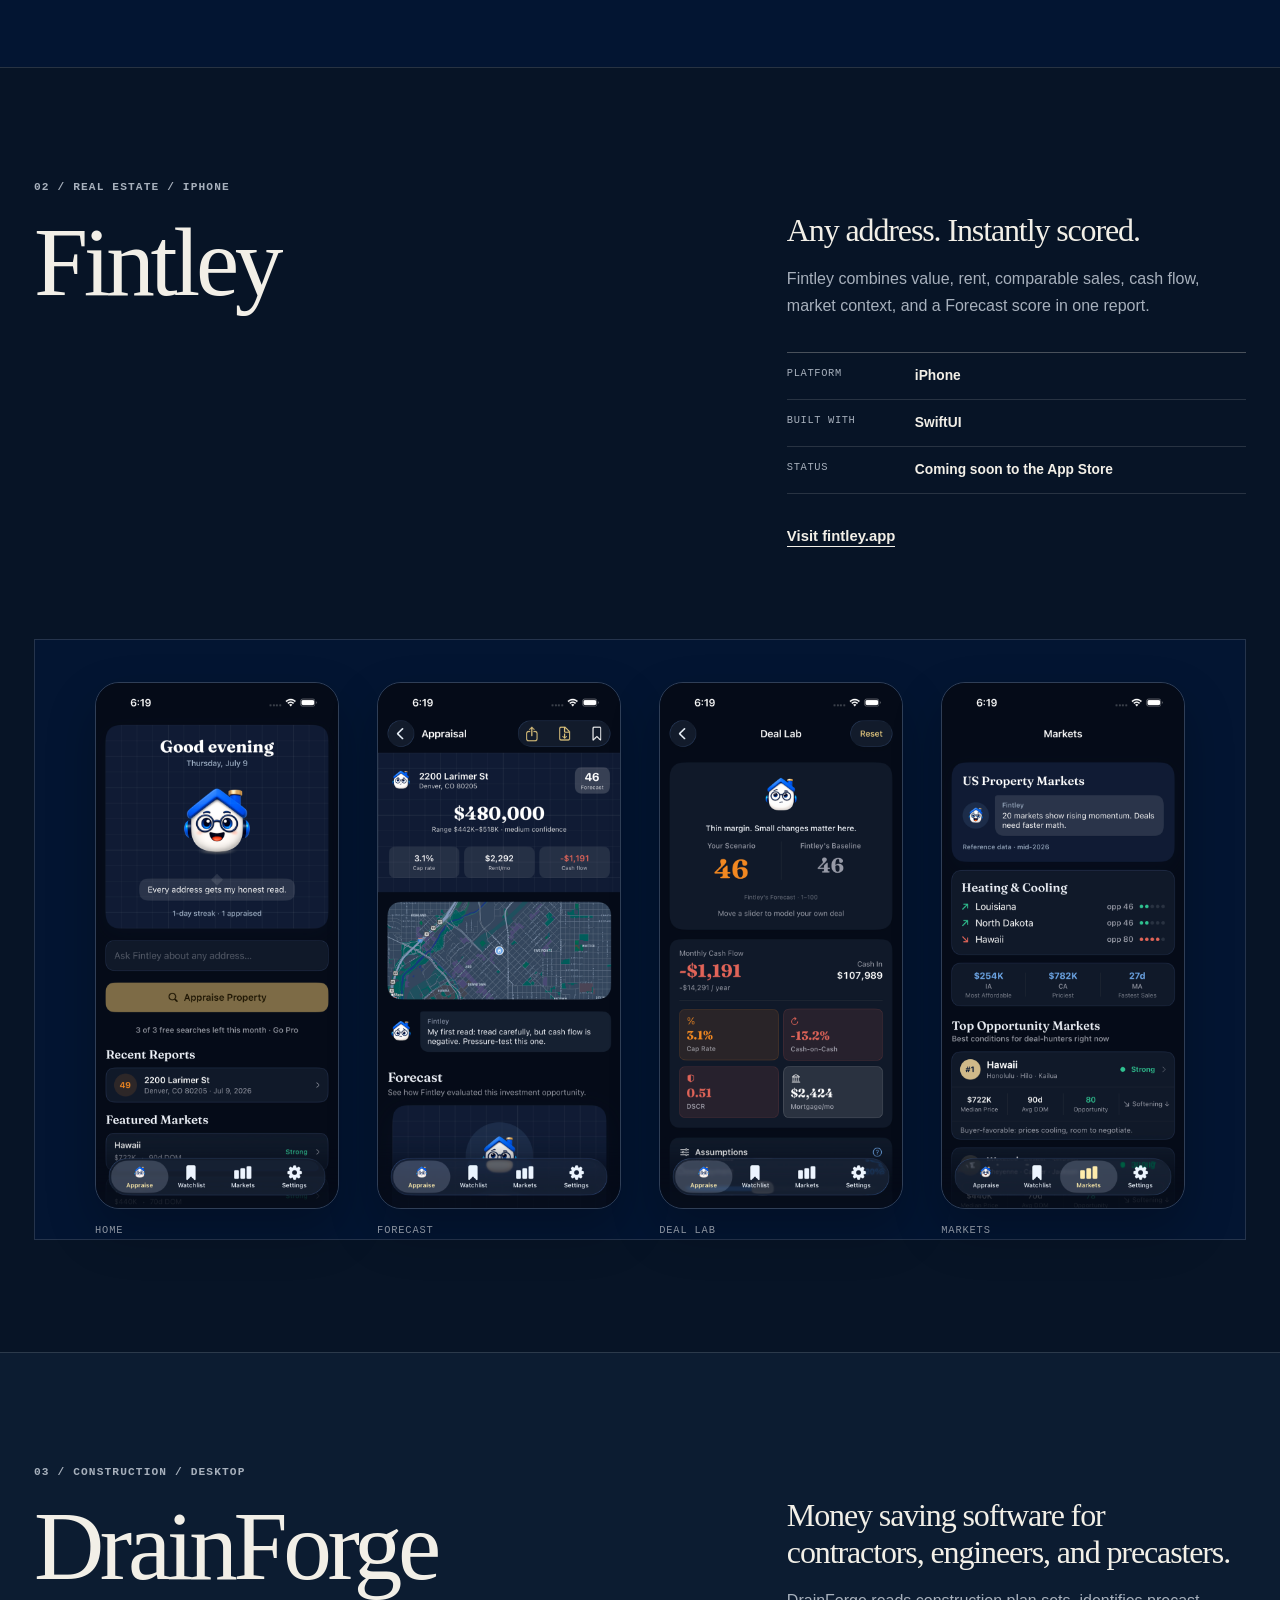
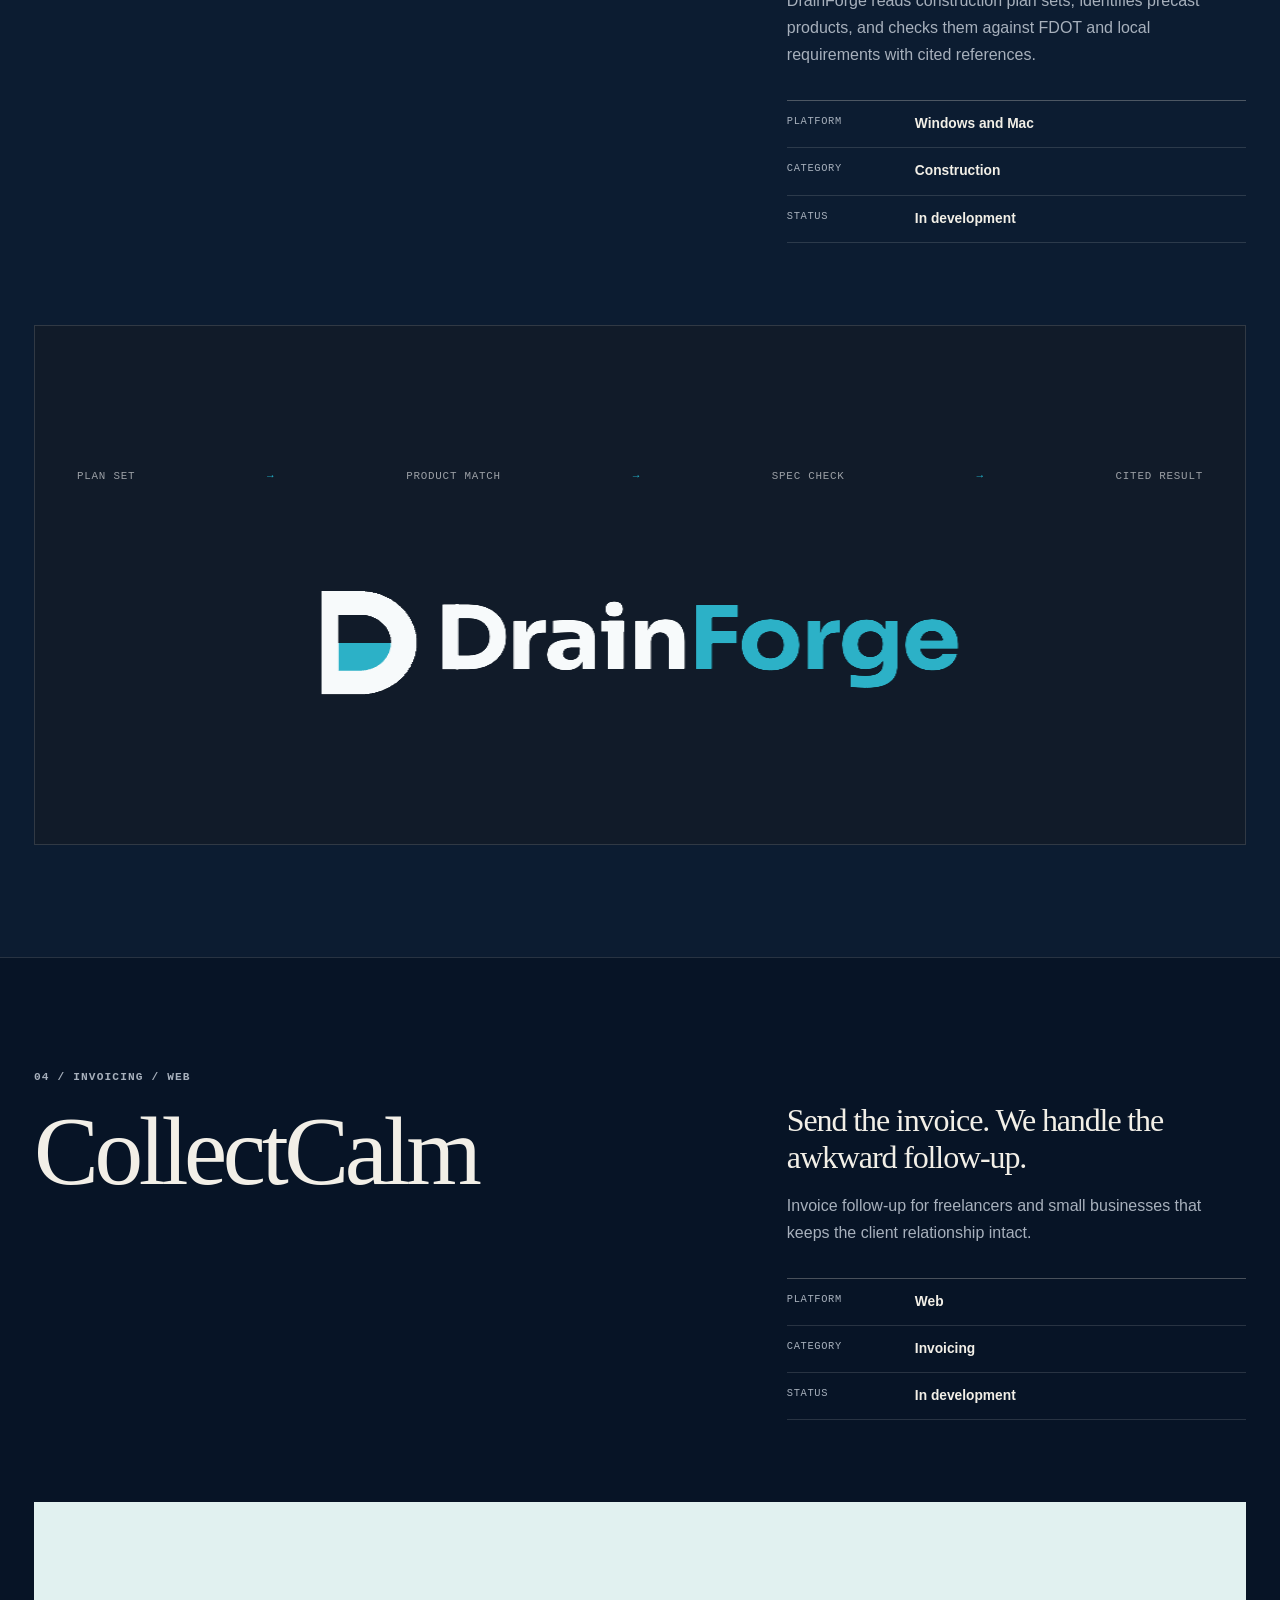
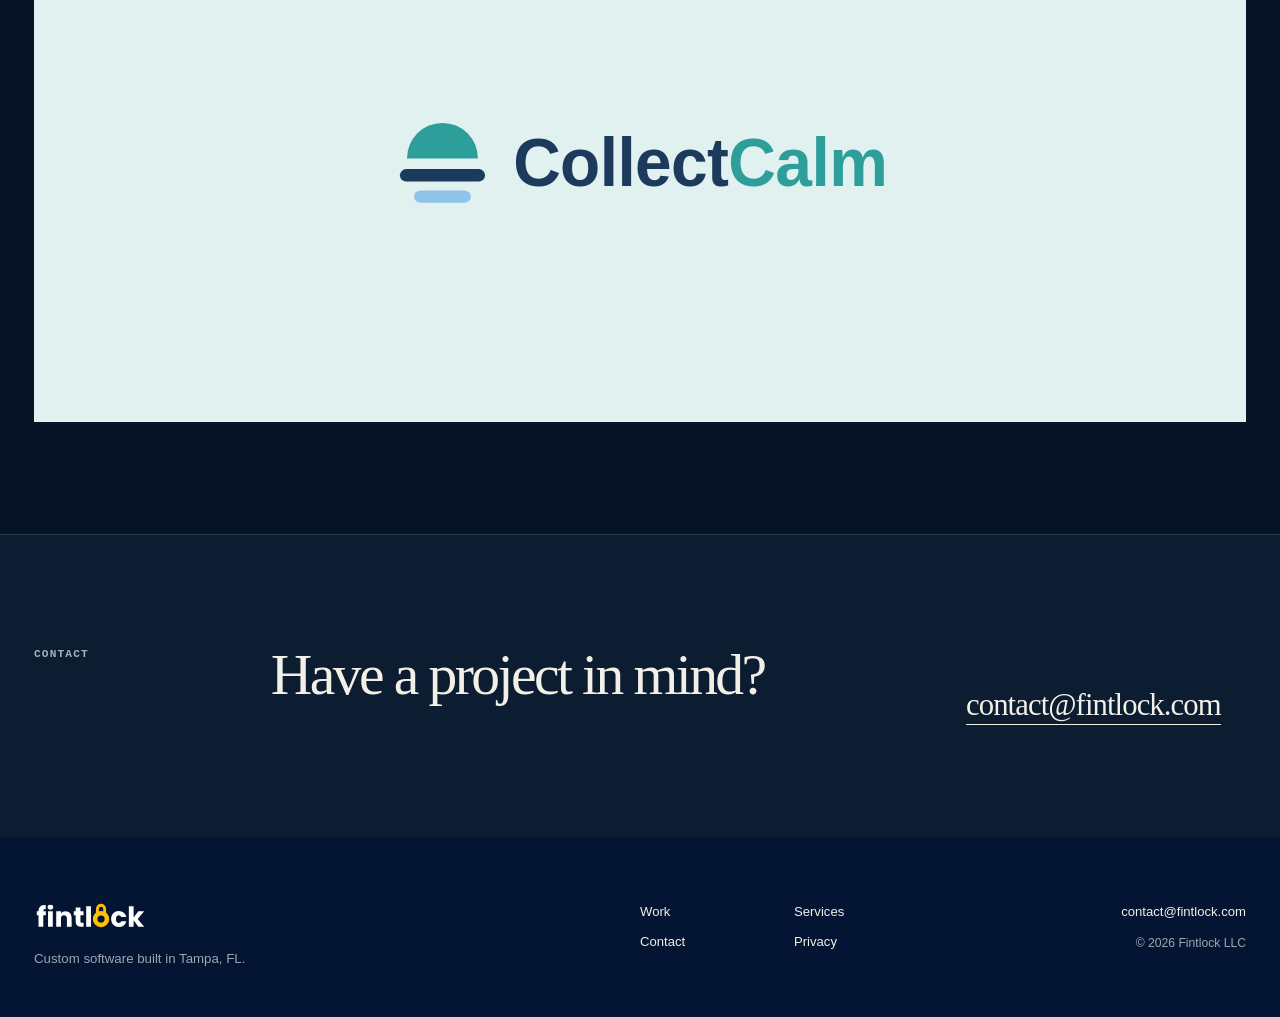
<file: work.html>
<!doctype html>
<html lang="en">
<head>
  <meta charset="utf-8">
  <meta name="viewport" content="width=device-width, initial-scale=1">
  <title>Work | Fintlock</title>
  <meta name="description" content="Selected Fintlock work including Plants in Pocket, Fintley, DrainForge, and CollectCalm.">
  <link rel="canonical" href="https://fintlock.com/work.html">
  <meta property="og:title" content="Work | Fintlock">
  <meta property="og:description" content="Focused software for property analysis, construction, plant care, and invoicing.">
  <meta property="og:type" content="website">
  <meta property="og:url" content="https://fintlock.com/work.html">
  <meta property="og:image" content="https://fintlock.com/assets/brand/fintlock-social-card.png">
  <meta name="twitter:card" content="summary_large_image">
  <meta name="theme-color" content="#071426">
  <link rel="icon" type="image/svg+xml" href="assets/brand/fintlock-favicon.svg">
  <link rel="stylesheet" href="styles.css?v=28">
</head>
<body>
  <a class="skip-link" href="#main">Skip to content</a>

  <header class="site-header" data-header>
    <div class="wrap header-inner">
      <a class="brand" href="index.html" aria-label="Fintlock home">
        <img src="assets/brand/fintlock-wordmark-on-dark.svg" alt="Fintlock" width="121" height="31">
      </a>
      <nav class="primary-nav" id="primary-nav" aria-label="Primary navigation">
        <a href="work.html" aria-current="page">Work</a>
        <a href="services.html">Services</a>
        <a href="contact.html">Contact</a>
      </nav>
      <button class="nav-toggle" type="button" aria-label="Open navigation" aria-expanded="false" aria-controls="primary-nav"><span></span><span></span></button>
    </div>
  </header>

  <main id="main">
    <section class="page-intro page-intro-minimal">
      <div class="wrap">
        <p class="overline">Work</p>
        <h1>Selected work.</h1>
      </div>

      <nav class="wrap page-product-index" aria-label="Product index">
        <a href="#plants-in-pocket"><span>01</span><strong>Plants in Pocket</strong><small>iPhone</small></a>
        <a href="#fintley"><span>02</span><strong>Fintley</strong><small>iPhone</small></a>
        <a href="#drainforge"><span>03</span><strong>DrainForge</strong><small>Desktop</small></a>
        <a href="#collectcalm"><span>04</span><strong>CollectCalm</strong><small>Web</small></a>
      </nav>
    </section>

    <article class="product-feature-case plants-work-feature" id="plants-in-pocket">
      <div class="wrap product-feature-head">
        <div>
          <p class="overline overline-light">01 / Plant care / iPhone</p>
          <h2>Plants in Pocket</h2>
        </div>
        <div class="feature-case-copy">
          <p class="case-lead">Plant care in your pocket.</p>
          <p>Identify a plant, check its health, and turn the result into a practical care plan.</p>
          <dl class="feature-facts feature-facts-wide">
            <div><dt>Platform</dt><dd>iPhone</dd></div>
            <div><dt>Category</dt><dd>Lifestyle</dd></div>
            <div><dt>Status</dt><dd>Launching soon</dd></div>
          </dl>
        </div>
      </div>
      <div class="wrap">
        <figure class="case-art plants-art plants-art-feature">
          <img src="assets/work/plants-primary-logo-transparent.png" alt="Plants in Pocket" width="1536" height="1024" loading="lazy">
          <figcaption>Identify. Check. Care.</figcaption>
        </figure>
      </div>
    </article>

    <section class="product-cases" aria-label="More Fintlock products">
      <article class="product-case" id="fintley">
        <div class="wrap product-case-grid">
          <header>
            <p class="overline">02 / Real estate / iPhone</p>
            <h2>Fintley</h2>
          </header>
          <div class="product-case-copy">
            <p class="case-lead">Any address. Instantly scored.</p>
            <p>Fintley combines value, rent, comparable sales, cash flow, market context, and a Forecast score in one report.</p>
            <dl class="case-specs">
              <div><dt>Platform</dt><dd>iPhone</dd></div>
              <div><dt>Built with</dt><dd>SwiftUI</dd></div>
              <div><dt>Status</dt><dd>Coming soon to the App Store</dd></div>
            </dl>
            <div class="text-actions"><a class="underlined-link" href="https://fintley.app" rel="noopener">Visit fintley.app</a></div>
          </div>
          <div class="fintley-case-screens work-secondary-screens" aria-label="Fintley app screens">
            <figure><img src="assets/screens/fintley-home-dark.png" alt="Fintley home dashboard" width="720" height="1565" loading="lazy"><figcaption>Home</figcaption></figure>
            <figure><img src="assets/screens/fintley-forecast-dark.png" alt="Fintley property report with Forecast score" width="720" height="1565" loading="lazy"><figcaption>Forecast</figcaption></figure>
            <figure><img src="assets/screens/fintley-deal-lab-dark.png" alt="Fintley Deal Lab analysis" width="720" height="1565" loading="lazy"><figcaption>Deal Lab</figcaption></figure>
            <figure><img src="assets/screens/fintley-markets-dark.png" alt="Fintley market overview" width="720" height="1565" loading="lazy"><figcaption>Markets</figcaption></figure>
          </div>
        </div>
      </article>

      <article class="product-case" id="drainforge">
        <div class="wrap product-case-grid">
          <header>
            <p class="overline">03 / Construction / Desktop</p>
            <h2>DrainForge</h2>
          </header>
          <div class="product-case-copy">
            <p class="case-lead">Money saving software for contractors, engineers, and precasters.</p>
            <p>DrainForge reads construction plan sets, identifies precast products, and checks them against FDOT and local requirements with cited references.</p>
            <dl class="case-specs">
              <div><dt>Platform</dt><dd>Windows and Mac</dd></div>
              <div><dt>Category</dt><dd>Construction</dd></div>
              <div><dt>Status</dt><dd>In development</dd></div>
            </dl>
          </div>
          <figure class="case-art drainforge-art">
            <div class="workflow-line"><span>Plan set</span><i>→</i><span>Product match</span><i>→</i><span>Spec check</span><i>→</i><span>Cited result</span></div>
            <img src="assets/work/drainforge-lockup.png" alt="DrainForge" width="597" height="116" loading="lazy">
          </figure>
        </div>
      </article>

      <article class="product-case" id="collectcalm">
        <div class="wrap product-case-grid">
          <header>
            <p class="overline">04 / Invoicing / Web</p>
            <h2>CollectCalm</h2>
          </header>
          <div class="product-case-copy">
            <p class="case-lead">Send the invoice. We handle the awkward follow-up.</p>
            <p>Invoice follow-up for freelancers and small businesses that keeps the client relationship intact.</p>
            <dl class="case-specs">
              <div><dt>Platform</dt><dd>Web</dd></div>
              <div><dt>Category</dt><dd>Invoicing</dd></div>
              <div><dt>Status</dt><dd>In development</dd></div>
            </dl>
          </div>
          <figure class="case-art collectcalm-art">
            <img src="assets/work/collectcalm-lockup.svg" alt="CollectCalm" width="406" height="120" loading="lazy">
          </figure>
        </div>
      </article>
    </section>

    <section class="contact-prompt compact-contact-prompt">
      <div class="wrap contact-prompt-grid">
        <p class="overline">Contact</p>
        <h2>Have a project in mind?</h2>
        <div>
          <a class="email-link" href="mailto:contact@fintlock.com">contact@fintlock.com</a>
        </div>
      </div>
    </section>
  </main>

  <footer class="site-footer">
    <div class="wrap footer-grid">
      <div>
        <a class="footer-brand" href="index.html" aria-label="Fintlock home"><img src="assets/brand/fintlock-wordmark-on-dark.svg" alt="Fintlock" width="113" height="29"></a>
        <p>Custom software built in Tampa, FL.</p>
      </div>
      <nav class="footer-nav" aria-label="Footer navigation">
        <a href="work.html" aria-current="page">Work</a><a href="services.html">Services</a><a href="contact.html">Contact</a><a href="privacy.html">Privacy</a>
      </nav>
      <div class="footer-meta"><a href="mailto:contact@fintlock.com">contact@fintlock.com</a><span>© <span data-year>2026</span> Fintlock LLC</span></div>
    </div>
  </footer>

  <script src="app.js?v=25" defer></script>
</body>
</html>
</file>
<file: styles.css>
:root {
  --paper: #071426;
  --paper-deep: #08182b;
  --paper-light: #0c1c31;
  --ink: #f2efe7;
  --ink-soft: #d8dee7;
  --muted: #a7b0bc;
  --line: rgba(242, 239, 231, 0.14);
  --line-strong: rgba(242, 239, 231, 0.28);
  --line-dark: rgba(242, 239, 231, 0.16);
  --gold: #fec005;
  --blue: #0c1c31;
  --navy: #031532;
  --input: #0e2037;
  --white: #f2efe7;
  --wrap: 1320px;
  --display: "Iowan Old Style", "Palatino Linotype", Palatino, Baskerville, Georgia, serif;
  --sans: -apple-system, BlinkMacSystemFont, "Segoe UI", Helvetica, Arial, sans-serif;
  --mono: ui-monospace, SFMono-Regular, Menlo, Monaco, Consolas, "Liberation Mono", monospace;
  color-scheme: dark;
}

*,
*::before,
*::after {
  box-sizing: border-box;
}

html {
  scroll-behavior: smooth;
  scroll-padding-top: 96px;
}

body {
  min-width: 320px;
  margin: 0;
  background: var(--paper);
  color: var(--ink-soft);
  font-family: var(--sans);
  font-size: 16px;
  line-height: 1.6;
  -webkit-font-smoothing: antialiased;
  text-rendering: optimizeLegibility;
}

body.nav-open {
  overflow: hidden;
}

main {
  overflow: clip;
}

h1,
h2,
h3,
p,
figure,
dl,
dd,
ul,
ol {
  margin: 0;
}

ul,
ol {
  padding: 0;
}

h1,
h2 {
  color: var(--ink);
  font-family: var(--display);
  font-weight: 400;
  letter-spacing: -0.045em;
  line-height: 0.96;
}

h1 {
  font-size: clamp(3.8rem, 6.6vw, 6.8rem);
}

h2 {
  font-size: clamp(3rem, 5vw, 5.1rem);
}

h3 {
  color: var(--ink);
  font-size: 1.22rem;
  font-weight: 650;
  letter-spacing: -0.025em;
  line-height: 1.25;
}

p {
  max-width: 72ch;
}

a {
  color: inherit;
  text-decoration: none;
}

button,
input,
select,
textarea {
  font: inherit;
}

img,
svg {
  display: block;
  max-width: 100%;
}

::selection {
  background: var(--gold);
  color: var(--navy);
}

:focus-visible {
  outline: 2px solid var(--gold);
  outline-offset: 4px;
}

.wrap {
  width: min(100%, var(--wrap));
  margin-inline: auto;
  padding-inline: 34px;
}

.section-pad {
  padding-block: 112px;
}

.overline {
  color: var(--muted);
  font-family: var(--mono);
  font-size: 0.7rem;
  font-weight: 650;
  letter-spacing: 0.1em;
  line-height: 1.4;
  text-transform: uppercase;
}

.overline-light {
  color: rgba(255, 255, 255, 0.62);
}

.underlined-link {
  display: inline-block;
  border-bottom: 1px solid currentColor;
  color: var(--ink);
  font-size: 0.93rem;
  font-weight: 650;
  line-height: 1.35;
  transition: border-color 150ms ease, color 150ms ease;
}

.underlined-link:hover {
  border-color: var(--gold);
  color: var(--gold);
}

.underlined-link-light {
  color: var(--white);
}

.underlined-link-light:hover {
  color: var(--gold);
}

.skip-link {
  position: fixed;
  top: 12px;
  left: 12px;
  z-index: 1000;
  padding: 10px 14px;
  background: var(--navy);
  color: var(--white);
  font-weight: 700;
  transform: translateY(-150%);
  transition: transform 150ms ease;
}

.skip-link:focus {
  transform: translateY(0);
}

/* Header */

.site-header {
  position: sticky;
  top: 0;
  z-index: 100;
  border-bottom: 1px solid var(--line);
  background: rgba(7, 20, 38, 0.96);
}

.header-inner {
  display: flex;
  min-height: 78px;
  align-items: center;
  justify-content: space-between;
  gap: 32px;
}

.brand {
  position: relative;
  z-index: 102;
  flex: 0 0 auto;
}

.brand img {
  width: 121px;
  height: auto;
}

.primary-nav {
  display: flex;
  align-items: center;
  gap: 34px;
}

.primary-nav a {
  position: relative;
  color: var(--ink);
  font-size: 0.9rem;
  font-weight: 620;
}

.primary-nav a::after {
  content: "";
  position: absolute;
  right: 0;
  bottom: -8px;
  left: 0;
  height: 1px;
  background: var(--ink);
  transform: scaleX(0);
  transform-origin: left;
  transition: transform 150ms ease;
}

.primary-nav a:hover::after,
.primary-nav a[aria-current="page"]::after {
  transform: scaleX(1);
}

.nav-toggle {
  display: none;
  width: 42px;
  height: 42px;
  align-items: center;
  justify-content: center;
  border: 0;
  background: transparent;
  cursor: pointer;
}

.nav-toggle span {
  position: absolute;
  width: 22px;
  height: 1px;
  background: var(--ink);
  transition: transform 170ms ease;
}

.nav-toggle span:first-child {
  transform: translateY(-4px);
}

.nav-toggle span:last-child {
  transform: translateY(4px);
}

.nav-open .nav-toggle span:first-child {
  transform: rotate(45deg);
}

.nav-open .nav-toggle span:last-child {
  transform: rotate(-45deg);
}

/* Home masthead */

.masthead {
  padding-top: 104px;
}

.masthead-grid {
  display: grid;
  grid-template-columns: minmax(0, 1.75fr) minmax(310px, 0.68fr);
  gap: clamp(56px, 7vw, 120px);
  align-items: end;
}

.masthead-title .overline {
  margin-bottom: 28px;
}

.masthead-title h1 {
  max-width: 980px;
}

.masthead-copy {
  padding-top: 24px;
  border-top: 1px solid var(--line-strong);
  font-size: 1.08rem;
  line-height: 1.7;
}

.text-actions {
  display: flex;
  flex-wrap: wrap;
  gap: 24px;
  margin-top: 32px;
}

.product-index {
  display: grid;
  grid-template-columns: repeat(4, minmax(0, 1fr));
  margin-top: 96px;
  border-top: 1px solid var(--line-strong);
  border-bottom: 1px solid var(--line-strong);
}

.product-index a {
  display: grid;
  grid-template-columns: 34px minmax(0, 1fr);
  gap: 12px;
  min-height: 118px;
  align-content: center;
  padding: 22px 24px;
  border-right: 1px solid var(--line);
  transition: background 150ms ease;
}

.product-index a:first-child {
  padding-left: 0;
}

.product-index a:last-child {
  border-right: 0;
  padding-right: 0;
}

.product-index a:hover {
  background: rgba(254, 192, 5, 0.12);
}

.index-number {
  padding-top: 2px;
  color: var(--muted);
  font-family: var(--mono);
  font-size: 0.68rem;
}

.product-index strong,
.product-index small {
  display: block;
}

.product-index strong {
  color: var(--ink);
  font-size: 0.94rem;
  font-weight: 700;
}

.product-index small {
  margin-top: 4px;
  color: var(--muted);
  font-size: 0.78rem;
  line-height: 1.4;
}

/* Featured product */

.featured-product {
  margin-top: 110px;
  padding-top: 104px;
  background: var(--navy);
  color: rgba(255, 255, 255, 0.76);
}

.feature-heading {
  display: grid;
  grid-template-columns: minmax(0, 1.25fr) minmax(320px, 0.75fr);
  gap: clamp(60px, 8vw, 130px);
}

.feature-heading h2,
.product-feature-head h2,
.strength-section h2 {
  color: var(--white);
}

.feature-heading .overline,
.product-feature-head .overline,
.strength-section .overline {
  margin-bottom: 24px;
}

.feature-copy {
  padding-top: 38px;
  font-size: 1.05rem;
  line-height: 1.7;
}

.feature-facts {
  display: grid;
  grid-template-columns: repeat(3, minmax(0, 1fr));
  gap: 16px;
  margin: 34px 0 30px;
  padding: 20px 0;
  border-top: 1px solid var(--line-dark);
  border-bottom: 1px solid var(--line-dark);
}

.feature-facts div {
  min-width: 0;
}

.feature-facts dt {
  color: rgba(255, 255, 255, 0.46);
  font-family: var(--mono);
  font-size: 0.62rem;
  letter-spacing: 0.08em;
  text-transform: uppercase;
}

.feature-facts dd {
  margin-top: 4px;
  color: var(--white);
  font-size: 0.82rem;
  font-weight: 650;
  line-height: 1.35;
}

.screen-band {
  margin-top: 70px;
  background: var(--blue);
  border-top: 1px solid var(--line-dark);
}

.screen-rack {
  display: grid;
  grid-template-columns: repeat(5, minmax(0, 1fr));
  gap: clamp(18px, 2.7vw, 42px);
  align-items: end;
  padding-top: 42px;
  overflow: hidden;
}

.screen-rack figure {
  min-width: 0;
}

.screen-rack figcaption {
  margin-bottom: 12px;
  color: rgba(255, 255, 255, 0.54);
  font-family: var(--mono);
  font-size: 0.64rem;
  letter-spacing: 0.08em;
  text-transform: uppercase;
}

.screen-rack img {
  width: 100%;
  height: auto;
  border: 1px solid rgba(255, 255, 255, 0.16);
  border-bottom: 0;
  border-radius: 22px 22px 0 0;
  box-shadow: 0 -14px 38px rgba(0, 0, 0, 0.18);
}

.screen-rack figure:nth-child(2),
.screen-rack figure:nth-child(4) {
  width: 92%;
  justify-self: center;
}

/* Shared section heading */

.section-intro {
  display: grid;
  grid-template-columns: minmax(0, 1.25fr) minmax(300px, 0.55fr);
  gap: 80px;
  align-items: end;
  margin-bottom: 58px;
}

.section-intro .overline {
  margin-bottom: 22px;
}

.section-intro > p {
  padding-bottom: 8px;
  color: var(--muted);
  font-size: 1rem;
  line-height: 1.7;
}

.section-intro-tight {
  margin-bottom: 42px;
}

.section-intro-bare {
  display: block;
  margin-bottom: 34px;
  padding-bottom: 16px;
  border-bottom: 1px solid var(--line-strong);
}

/* Product ledger */

.ledger {
  border-top: 1px solid var(--line-strong);
}

.ledger-row {
  display: grid;
  grid-template-columns: 38px 210px minmax(0, 1fr) 165px 24px;
  gap: 30px;
  align-items: center;
  min-height: 164px;
  padding: 26px 0;
  border-bottom: 1px solid var(--line);
  transition: background 150ms ease;
}

.ledger-row:hover {
  background: rgba(254, 192, 5, 0.09);
}

.ledger-number {
  align-self: start;
  padding-top: 5px;
  color: var(--muted);
  font-family: var(--mono);
  font-size: 0.7rem;
}

.ledger-media {
  display: flex;
  width: 210px;
  height: 112px;
  align-items: center;
  justify-content: center;
  overflow: hidden;
  border: 1px solid var(--line);
  background: var(--paper-light);
}

.ledger-media img {
  width: 100%;
  height: 100%;
  object-fit: contain;
}

.fintley-thumb {
  background: #f2f8f7;
}

.fintley-thumb img {
  width: auto;
  height: 100%;
}

.drainforge-thumb {
  padding: 26px;
  background: #111b29;
}

.plants-thumb {
  padding: 14px 28px;
  background: #e9e5db;
}

.collectcalm-thumb {
  padding: 12px 14px;
  background: #e1f1f0;
}

.ledger-copy h3 {
  font-family: var(--display);
  font-size: 2.1rem;
  font-weight: 400;
  letter-spacing: -0.04em;
}

.ledger-copy p {
  margin-top: 7px;
  color: var(--muted);
  line-height: 1.55;
}

.ledger-meta {
  display: grid;
  gap: 4px;
  color: var(--muted);
  font-family: var(--mono);
  font-size: 0.66rem;
  letter-spacing: 0.04em;
  text-transform: uppercase;
}

.ledger-arrow {
  color: var(--ink);
  font-size: 1.1rem;
  transition: transform 150ms ease;
}

.ledger-row:hover .ledger-arrow {
  transform: translate(3px, -3px);
}

/* Contact prompt */

.contact-prompt {
  padding-block: 112px;
  border-top: 1px solid var(--line);
  background: var(--paper-light);
}

.contact-prompt-grid {
  display: grid;
  grid-template-columns: 160px minmax(0, 1.3fr) minmax(280px, 0.55fr);
  gap: clamp(38px, 6vw, 86px);
  align-items: start;
}

.contact-prompt h2 {
  font-size: clamp(3rem, 4.5vw, 4.6rem);
}

.contact-prompt-sub {
  max-width: 46ch;
  margin-top: 20px;
  color: var(--muted);
  font-size: 1.02rem;
  line-height: 1.7;
}

.contact-prompt-grid > div:last-child {
  padding-top: 12px;
}

.contact-prompt-grid > div:last-child p {
  color: var(--muted);
  line-height: 1.7;
}

.email-link {
  display: inline-block;
  width: fit-content;
  max-width: 100%;
  margin-top: 28px;
  border-bottom: 1px solid var(--ink);
  color: var(--ink);
  font-family: var(--display);
  font-size: clamp(1.5rem, 2.4vw, 2.2rem);
  letter-spacing: -0.03em;
  line-height: 1.2;
}

.email-link:hover {
  border-color: var(--gold);
}

/* Footer */

.site-footer {
  padding-block: 64px 48px;
  background: var(--navy);
  color: rgba(255, 255, 255, 0.62);
}

.footer-grid {
  display: grid;
  grid-template-columns: minmax(260px, 1.25fr) minmax(220px, 0.65fr) minmax(240px, 0.6fr);
  gap: 60px;
}

.footer-brand img {
  width: 113px;
  height: auto;
}

.footer-grid > div:first-child p {
  margin-top: 18px;
  font-size: 0.83rem;
}

.footer-nav {
  display: grid;
  grid-template-columns: repeat(2, minmax(0, 1fr));
  gap: 9px 24px;
  align-content: start;
}

.footer-nav a,
.footer-meta a {
  color: var(--white);
  font-size: 0.82rem;
}

.footer-nav a:hover,
.footer-meta a:hover {
  text-decoration: underline;
  text-underline-offset: 4px;
}

.footer-meta {
  display: grid;
  gap: 12px;
  justify-items: end;
  align-content: start;
  font-size: 0.76rem;
}

/* Page intro */

.page-intro {
  padding: 102px 0 72px;
}

.page-intro-grid {
  display: grid;
  grid-template-columns: minmax(0, 1.45fr) minmax(320px, 0.55fr);
  gap: clamp(60px, 8vw, 130px);
  align-items: end;
}

.page-intro .overline {
  margin-bottom: 24px;
}

.page-intro h1 {
  max-width: 980px;
  font-size: clamp(4rem, 6.3vw, 6.4rem);
}

.page-intro-minimal {
  padding-bottom: 56px;
}

.page-intro-grid > p {
  padding-top: 24px;
  border-top: 1px solid var(--line-strong);
  font-size: 1.05rem;
  line-height: 1.72;
}

.page-product-index {
  display: grid;
  grid-template-columns: repeat(4, minmax(0, 1fr));
  margin-top: 84px;
  border-top: 1px solid var(--line-strong);
  border-bottom: 1px solid var(--line-strong);
}

.page-product-index a {
  display: grid;
  grid-template-columns: 30px 1fr auto;
  gap: 12px;
  align-items: center;
  min-height: 76px;
  padding: 16px 22px;
  border-right: 1px solid var(--line);
  transition: background 150ms ease;
}

.page-product-index a:first-child {
  padding-left: 22px;
}

.page-product-index a:last-child {
  padding-right: 22px;
  border-right: 0;
}

.page-product-index a:hover {
  background: rgba(254, 192, 5, 0.12);
}

.page-product-index span,
.page-product-index small {
  color: var(--muted);
  font-family: var(--mono);
  font-size: 0.65rem;
  text-transform: uppercase;
}

.page-product-index strong {
  color: var(--ink);
  font-size: 0.84rem;
}

/* Product page */

.product-feature-case {
  scroll-margin-top: 78px;
  padding: 104px 0 96px;
  background: var(--navy);
  color: rgba(255, 255, 255, 0.74);
}

.product-feature-head {
  display: grid;
  grid-template-columns: minmax(0, 1fr) minmax(360px, 0.72fr);
  gap: clamp(70px, 9vw, 150px);
}

.product-feature-head h2 {
  font-size: clamp(5rem, 9vw, 9.4rem);
}

.feature-case-copy {
  padding-top: 42px;
  font-size: 1.02rem;
  line-height: 1.7;
}

.case-lead {
  margin-bottom: 16px;
  color: var(--ink);
  font-family: var(--display);
  font-size: clamp(1.7rem, 2.5vw, 2.45rem);
  letter-spacing: -0.035em;
  line-height: 1.16;
}

.product-feature-case .case-lead {
  color: var(--white);
}

.feature-facts-wide {
  margin-top: 32px;
}

.fintley-case-screens {
  display: grid;
  grid-template-columns: repeat(4, minmax(0, 1fr));
  gap: clamp(20px, 3vw, 44px);
  align-items: end;
  margin-top: 80px;
}

.fintley-case-screens figure {
  min-width: 0;
}

.fintley-case-screens img {
  width: 100%;
  height: auto;
  border: 1px solid rgba(255, 255, 255, 0.18);
  border-radius: 24px;
  box-shadow: 0 22px 50px rgba(0, 0, 0, 0.22);
}

.fintley-case-screens figcaption {
  margin-top: 13px;
  color: rgba(255, 255, 255, 0.54);
  font-family: var(--mono);
  font-size: 0.65rem;
  letter-spacing: 0.08em;
  text-transform: uppercase;
}

.product-detail-notes {
  display: grid;
  grid-template-columns: repeat(3, minmax(0, 1fr));
  gap: 40px;
  margin-top: 78px;
  padding-top: 34px;
  border-top: 1px solid var(--line-dark);
}

.product-detail-notes h3 {
  color: var(--white);
}

.product-detail-notes p {
  margin-top: 9px;
  color: rgba(255, 255, 255, 0.62);
  font-size: 0.9rem;
}

.product-case {
  scroll-margin-top: 78px;
  padding-block: 112px;
  border-top: 1px solid var(--line);
}

.product-case:nth-child(even) {
  background: var(--paper-light);
}

.product-case-grid {
  display: grid;
  grid-template-columns: minmax(0, 1fr) minmax(360px, 0.72fr);
  gap: 50px clamp(70px, 9vw, 150px);
}

.product-case header .overline {
  margin-bottom: 20px;
}

.product-case header h2 {
  font-size: clamp(4.2rem, 7.6vw, 7.6rem);
}

.product-case-copy {
  padding-top: 32px;
}

.product-case-copy > p:not(.case-lead) {
  color: var(--muted);
  line-height: 1.7;
}

.case-specs {
  margin-top: 32px;
  border-top: 1px solid var(--line-strong);
}

.case-specs div {
  display: grid;
  grid-template-columns: 110px 1fr;
  gap: 18px;
  padding: 12px 0;
  border-bottom: 1px solid var(--line);
}

.case-specs dt {
  color: var(--muted);
  font-family: var(--mono);
  font-size: 0.65rem;
  letter-spacing: 0.06em;
  text-transform: uppercase;
}

.case-specs dd {
  color: var(--ink);
  font-size: 0.86rem;
  font-weight: 620;
}

.case-art {
  grid-column: 1 / -1;
  display: flex;
  min-height: 520px;
  align-items: center;
  justify-content: center;
  margin-top: 32px;
  overflow: hidden;
  border: 1px solid var(--line);
}

.drainforge-art {
  position: relative;
  flex-direction: column;
  gap: 100px;
  padding: 42px;
  background: #111b29;
}

.drainforge-art > img {
  width: min(650px, 72%);
}

.workflow-line {
  display: flex;
  width: 100%;
  align-items: center;
  justify-content: space-between;
  gap: 14px;
  color: rgba(255, 255, 255, 0.58);
  font-family: var(--mono);
  font-size: 0.68rem;
  letter-spacing: 0.07em;
  text-transform: uppercase;
}

.workflow-line i {
  color: #23b7cf;
  font-style: normal;
}

.plants-art {
  flex-direction: column;
  gap: 28px;
  padding: 70px;
  background: var(--paper-light);
}

.plants-art img {
  width: min(680px, 82%);
  height: auto;
  max-height: 380px;
  object-fit: contain;
  filter: drop-shadow(0 18px 36px rgba(0, 0, 0, 0.24));
}

.plants-art figcaption {
  color: var(--muted);
  font-family: var(--display);
  font-size: 1.4rem;
  font-style: italic;
}

.plants-art-feature {
  margin-top: 72px;
}

.work-secondary-screens {
  grid-column: 1 / -1;
  margin-top: 42px;
  padding: 42px 60px 0;
  border: 1px solid var(--line);
  background: var(--navy);
}

.collectcalm-art {
  padding: 70px;
  background: #e1f1f0;
}

.collectcalm-art img {
  width: min(520px, 70%);
  height: auto;
}

/* Client-focused home */

.masthead-client {
  padding-bottom: 0;
}

.confidence-strip {
  display: grid;
  grid-template-columns: repeat(4, minmax(0, 1fr));
  margin-top: 96px;
  border-top: 1px solid var(--line-strong);
  border-bottom: 1px solid var(--line-strong);
}

.confidence-strip div {
  min-height: 106px;
  padding: 24px;
  border-right: 1px solid var(--line);
}

.confidence-strip div:first-child {
  padding-left: 0;
}

.confidence-strip div:last-child {
  padding-right: 0;
  border-right: 0;
}

.confidence-strip span,
.confidence-strip strong {
  display: block;
}

.confidence-strip span {
  color: var(--muted);
  font-family: var(--mono);
  font-size: 0.64rem;
  letter-spacing: 0.07em;
  text-transform: uppercase;
}

.confidence-strip strong {
  margin-top: 8px;
  color: var(--ink);
  font-size: 0.86rem;
  line-height: 1.45;
}

.screen-rack-three {
  grid-template-columns: repeat(3, minmax(0, 1fr));
  max-width: 980px;
}

.screen-rack-three figure:nth-child(2) {
  width: 100%;
}

.plants-feature-stage {
  position: relative;
  margin-top: 88px;
  overflow: hidden;
  background: transparent;
}

.plants-feature {
  background: var(--paper);
}

.plants-project-intro {
  display: grid;
  grid-template-columns: minmax(0, 1fr) auto;
  gap: clamp(60px, 8vw, 130px);
  align-items: end;
}

.plants-project-index {
  color: #afbea6;
  font-family: var(--mono);
  font-size: 0.66rem;
  letter-spacing: 0.09em;
  line-height: 1.6;
  text-transform: uppercase;
}

.plants-project-statement {
  max-width: 900px;
  margin-top: 26px;
  color: var(--ink);
  font-family: var(--sans);
  font-size: clamp(2rem, 3.3vw, 3.3rem);
  font-weight: 520;
  letter-spacing: -0.042em;
  line-height: 1.12;
  text-wrap: balance;
}

.plants-project-actions {
  display: flex;
  flex-wrap: wrap;
  gap: 14px 28px;
  align-items: center;
  margin-bottom: 8px;
  white-space: nowrap;
}

.plants-feature-visual {
  position: relative;
  display: grid;
  min-height: 620px;
  place-items: center;
  padding-block: 68px 104px;
}

.plants-feature-brand {
  position: relative;
  z-index: 1;
  display: grid;
  grid-template-columns: minmax(220px, 310px) minmax(0, 1fr);
  align-items: center;
  gap: clamp(42px, 7vw, 96px);
  width: min(940px, calc(100% - 68px));
}

.plants-feature-mark {
  width: 100%;
  height: auto;
  filter: drop-shadow(0 28px 46px rgba(0, 0, 0, 0.28));
}

.plants-feature-brand-copy {
  min-width: 0;
}

.plants-feature-name {
  color: var(--ink);
  font-family: var(--display);
  font-size: clamp(4.2rem, 7.2vw, 7rem);
  font-weight: 400;
  letter-spacing: -0.055em;
  line-height: 0.82;
}

.plants-feature-name span {
  display: block;
}

.plants-feature-category {
  margin-top: 30px;
  color: #afbea6;
  font-family: var(--mono);
  font-size: 0.68rem;
  letter-spacing: 0.1em;
  text-transform: uppercase;
}

.plants-feature-steps {
  position: absolute;
  bottom: 42px;
  left: 34px;
  z-index: 2;
  display: flex;
  align-items: center;
  gap: 16px;
  color: var(--muted);
  font-family: var(--mono);
  font-size: 0.64rem;
  letter-spacing: 0.08em;
  text-transform: uppercase;
}

.plants-feature-steps i {
  width: 48px;
  height: 1px;
  background: var(--line-strong);
}

.selected-case {
  padding-block: 112px;
  background: var(--paper-light);
}

.selected-case-grid {
  display: grid;
  grid-template-columns: minmax(0, 1.2fr) minmax(340px, 0.72fr);
  gap: 48px clamp(70px, 9vw, 150px);
}

.selected-case .overline {
  margin-bottom: 24px;
}

.selected-case h2 {
  max-width: 720px;
}

.selected-case-copy {
  align-self: end;
  padding-top: 24px;
  border-top: 1px solid var(--line-strong);
  font-size: 1.04rem;
  line-height: 1.72;
}

.selected-case-note {
  margin: 18px 0 30px;
  color: var(--muted);
}

.selected-case-art {
  margin-top: 16px;
}

.fintley-secondary-art {
  display: grid;
  grid-template-columns: repeat(3, minmax(0, 1fr));
  gap: clamp(18px, 3vw, 42px);
  min-height: 0;
  align-items: end;
  padding: 48px 8vw 0;
  border-color: var(--line);
  background: var(--navy);
}

.fintley-secondary-art figure {
  min-width: 0;
}

.fintley-secondary-art figcaption {
  margin-bottom: 12px;
  color: var(--muted);
  font-family: var(--mono);
  font-size: 0.62rem;
  letter-spacing: 0.08em;
  text-transform: uppercase;
}

.fintley-secondary-art img {
  width: 100%;
  height: auto;
  border: 1px solid var(--line-dark);
  border-bottom: 0;
  border-radius: 22px 22px 0 0;
  box-shadow: 0 -14px 38px rgba(0, 0, 0, 0.2);
}

.service-preview {
  background: var(--paper);
}

.service-preview-head {
  display: grid;
  grid-template-columns: minmax(0, 1fr) auto;
  gap: 40px;
  align-items: end;
  margin-bottom: 56px;
}

.service-preview-head .overline {
  margin-bottom: 20px;
}

.service-preview-head h2 {
  max-width: 850px;
}

.service-preview-head-minimal {
  display: block;
  margin-bottom: 24px;
}

.service-preview-head-minimal .overline {
  margin-bottom: 0;
}

.service-rows {
  border-top: 1px solid var(--line-strong);
}

.service-rows article {
  display: grid;
  grid-template-columns: 64px minmax(260px, 0.72fr) minmax(320px, 1fr);
  gap: 26px;
  align-items: baseline;
  padding: 28px 0;
  border-bottom: 1px solid var(--line);
}

.service-rows article > span {
  color: var(--muted);
  font-family: var(--mono);
  font-size: 0.68rem;
}

.service-rows p {
  color: var(--muted);
  line-height: 1.65;
}

.process-section {
  padding-block: 112px;
  background: var(--navy);
  color: rgba(255, 255, 255, 0.66);
}

.process-grid {
  display: grid;
  grid-template-columns: minmax(0, 1fr) minmax(420px, 0.8fr);
  gap: clamp(70px, 10vw, 150px);
}

.process-section h2,
.builder-section h2 {
  margin-top: 24px;
  color: var(--white);
}

.process-list {
  list-style: none;
  border-top: 1px solid var(--line-dark);
}

.process-list li {
  display: grid;
  grid-template-columns: 48px 1fr;
  gap: 18px;
  padding: 24px 0;
  border-bottom: 1px solid var(--line-dark);
}

.process-list li > span {
  color: rgba(255, 255, 255, 0.42);
  font-family: var(--mono);
  font-size: 0.68rem;
}

.process-list strong {
  color: var(--white);
  font-size: 0.98rem;
}

.process-list p {
  margin-top: 7px;
  font-size: 0.9rem;
  line-height: 1.65;
}

/* Services */

.services-page-intro {
  padding-bottom: 96px;
}

.service-detail-section {
  padding-bottom: 112px;
}

.service-detail-rows {
  border-top: 1px solid var(--line-strong);
}

.service-detail-rows article {
  display: grid;
  grid-template-columns: 64px minmax(280px, 0.72fr) minmax(320px, 1fr);
  gap: 30px;
  padding: 42px 0;
  border-bottom: 1px solid var(--line);
}

.service-detail-rows h2 {
  font-size: clamp(2.2rem, 3.3vw, 3.6rem);
  line-height: 1.02;
}

.service-detail-rows p {
  color: var(--muted);
  line-height: 1.7;
}

.service-number {
  padding-top: 10px;
  color: var(--muted);
  font-family: var(--mono);
  font-size: 0.68rem;
}

.service-detail-rows ul {
  list-style: none;
  border-top: 1px solid var(--line);
}

.service-detail-rows li {
  padding: 8px 0;
  border-bottom: 1px solid var(--line);
  color: var(--ink);
  font-size: 0.82rem;
}

.builder-section {
  padding-block: 112px;
  background: var(--navy);
  color: rgba(255, 255, 255, 0.64);
}

.builder-grid {
  display: grid;
  grid-template-columns: minmax(0, 1fr) minmax(440px, 0.8fr);
  gap: clamp(70px, 10vw, 150px);
}

.builder-statement {
  align-self: end;
  padding-top: 24px;
  border-top: 1px solid var(--line-dark);
  color: rgba(255, 255, 255, 0.72);
  font-size: 1.08rem;
  line-height: 1.75;
}

.builder-points {
  border-top: 1px solid var(--line-dark);
}

.builder-points article {
  padding: 22px 0;
  border-bottom: 1px solid var(--line-dark);
}

.builder-points h3 {
  color: var(--white);
}

.builder-points p {
  margin-top: 7px;
  font-size: 0.9rem;
  line-height: 1.65;
}

.process-section-light {
  background: var(--paper-light);
  color: var(--muted);
}

.process-section-light h2,
.process-section-light .process-list strong {
  color: var(--ink);
}

.process-section-light .process-list {
  border-top-color: var(--line-strong);
}

.process-section-light .process-list li {
  border-bottom-color: var(--line);
}

.process-section-light .process-list li > span {
  color: var(--muted);
}

/* Contact */

.contact-page-intro {
  padding-bottom: 84px;
}

.contact-section {
  padding: 0 0 112px;
}

.contact-layout {
  display: grid;
  grid-template-columns: minmax(280px, 0.65fr) minmax(520px, 1.25fr);
  gap: clamp(70px, 10vw, 160px);
  padding-top: 50px;
  border-top: 1px solid var(--line-strong);
}

.contact-aside {
  display: grid;
  gap: 60px;
  align-content: start;
}

.contact-direct-email {
  display: inline-block;
  margin-top: 14px;
  border-bottom: 1px solid var(--ink);
  color: var(--ink);
  font-family: var(--display);
  font-size: clamp(1.55rem, 2.5vw, 2.35rem);
  letter-spacing: -0.035em;
  line-height: 1.25;
}

.contact-note h2,
.form-heading h2 {
  font-family: var(--display);
  font-size: 2.2rem;
  font-weight: 400;
  line-height: 1.1;
}

.contact-note ul {
  margin-top: 20px;
  list-style: none;
  border-top: 1px solid var(--line);
}

.contact-note li {
  padding: 11px 0;
  border-bottom: 1px solid var(--line);
  color: var(--muted);
  font-size: 0.86rem;
}

.contact-location {
  display: grid;
  gap: 4px;
  font-size: 0.84rem;
}

.contact-location span {
  color: var(--muted);
}

.contact-location strong {
  color: var(--ink);
}

.project-form {
  padding: 42px;
  border: 1px solid var(--line-strong);
  background: var(--paper-light);
}

.form-heading {
  margin-bottom: 38px;
}

.form-heading .overline {
  margin-bottom: 12px;
}

.form-grid {
  display: grid;
  grid-template-columns: repeat(2, minmax(0, 1fr));
  gap: 28px 30px;
}

.field {
  display: grid;
  gap: 8px;
}

.field-full {
  grid-column: 1 / -1;
}

.field label {
  color: var(--ink);
  font-size: 0.79rem;
  font-weight: 680;
}

.field label span {
  color: var(--muted);
  font-weight: 450;
}

.field input,
.field select,
.field textarea {
  width: 100%;
  border: 0;
  border-bottom: 1px solid var(--line);
  border-radius: 0;
  background: transparent;
  color: var(--ink);
  outline: none;
}

.field input,
.field select {
  min-height: 46px;
  padding: 8px 0;
}

.field textarea {
  min-height: 210px;
  padding: 12px 0;
  resize: vertical;
}

.field input:focus,
.field select:focus,
.field textarea:focus {
  border-bottom-color: var(--gold);
  box-shadow: 0 1px 0 var(--gold);
}

.field input::placeholder {
  color: var(--muted);
}

.form-footer {
  display: grid;
  grid-template-columns: auto minmax(220px, 1fr);
  gap: 24px;
  align-items: center;
  margin-top: 34px;
}

.form-button {
  min-height: 50px;
  padding: 12px 20px;
  border: 1px solid var(--gold);
  border-radius: 0;
  background: var(--gold);
  color: var(--navy);
  font-weight: 700;
  cursor: pointer;
  transition: background 150ms ease, color 150ms ease;
}

.form-button:hover {
  background: var(--white);
  color: var(--navy);
}

.form-footer p,
.form-status {
  color: var(--muted);
  font-size: 0.75rem;
  line-height: 1.5;
}

.form-status {
  min-height: 1.5em;
  margin-top: 16px;
}

/* Privacy */

.privacy-section {
  padding-top: 20px;
}

.privacy-layout {
  display: grid;
  grid-template-columns: minmax(220px, 0.45fr) minmax(520px, 1fr);
  gap: clamp(70px, 10vw, 160px);
  padding-top: 42px;
  border-top: 1px solid var(--line-strong);
}

.privacy-aside {
  display: grid;
  gap: 28px;
  align-content: start;
}

.privacy-aside div {
  display: grid;
  gap: 4px;
}

.privacy-aside span {
  color: var(--muted);
  font-family: var(--mono);
  font-size: 0.66rem;
  letter-spacing: 0.06em;
  text-transform: uppercase;
}

.privacy-aside strong,
.privacy-aside a {
  color: var(--ink);
  font-size: 0.86rem;
}

.privacy-copy {
  border-top: 1px solid var(--line);
}

.privacy-copy article {
  display: grid;
  grid-template-columns: minmax(180px, 0.42fr) minmax(0, 1fr);
  gap: 40px;
  padding: 28px 0;
  border-bottom: 1px solid var(--line);
}

.privacy-copy h2 {
  font-family: var(--sans);
  font-size: 1rem;
  font-weight: 700;
  letter-spacing: -0.015em;
  line-height: 1.3;
}

.privacy-copy p {
  color: var(--muted);
  line-height: 1.75;
}

.privacy-copy a {
  color: var(--ink);
  text-decoration: underline;
  text-underline-offset: 3px;
}

/* Responsive */

@media (max-width: 1120px) {
  .masthead-grid,
  .page-intro-grid,
  .feature-heading,
  .product-feature-head,
  .product-case-grid,
  .strength-grid,
  .fit-grid,
  .engagement-grid {
    gap: 60px;
  }

  .ledger-row {
    grid-template-columns: 34px 175px minmax(0, 1fr) 140px 22px;
    gap: 22px;
  }

  .ledger-media {
    width: 175px;
    height: 100px;
  }

  .work-area-row {
    grid-template-columns: 84px minmax(240px, 0.8fr) minmax(240px, 1fr);
  }

  .work-area-row ul {
    grid-column: 2 / -1;
    display: grid;
    grid-template-columns: repeat(4, minmax(0, 1fr));
    gap: 14px;
  }

  .contact-prompt-grid {
    grid-template-columns: 120px minmax(0, 1fr) minmax(260px, 0.55fr);
  }
}

@media (max-width: 900px) {
  html {
    scroll-padding-top: 78px;
  }

  .wrap {
    padding-inline: 26px;
  }

  .nav-toggle {
    position: relative;
    z-index: 102;
    display: inline-flex;
  }

  .primary-nav {
    position: fixed;
    inset: 78px 0 auto;
    display: grid;
    gap: 0;
    padding: 12px 26px 28px;
    border-bottom: 1px solid var(--line-strong);
    background: var(--paper);
    transform: translateY(-120%);
    visibility: hidden;
    transition: transform 180ms ease, visibility 180ms ease;
  }

  .primary-nav a {
    padding: 18px 0;
    border-bottom: 1px solid var(--line);
    font-family: var(--display);
    font-size: 1.65rem;
    font-weight: 400;
  }

  .primary-nav a::after {
    display: none;
  }

  .nav-open .primary-nav {
    transform: translateY(0);
    visibility: visible;
  }

  .masthead {
    padding-top: 76px;
  }

  .masthead-grid,
  .page-intro-grid,
  .feature-heading,
  .section-intro,
  .contact-prompt-grid,
  .product-feature-head,
  .product-case-grid,
  .strength-grid,
  .fit-grid,
  .engagement-grid,
  .contact-layout,
  .privacy-layout {
    grid-template-columns: 1fr;
  }

  .masthead-copy,
  .page-intro-grid > p {
    max-width: 620px;
  }

  .product-index,
  .page-product-index {
    grid-template-columns: repeat(2, minmax(0, 1fr));
  }

  .product-index a:nth-child(2),
  .page-product-index a:nth-child(2) {
    border-right: 0;
  }

  .product-index a:nth-child(-n + 2),
  .page-product-index a:nth-child(-n + 2) {
    border-bottom: 1px solid var(--line);
  }

  .product-index a:first-child,
  .page-product-index a:first-child {
    padding-left: 20px;
  }

  .product-index a:last-child,
  .page-product-index a:last-child {
    padding-right: 20px;
  }

  .feature-copy,
  .feature-case-copy,
  .product-case-copy {
    padding-top: 0;
  }

  .screen-rack {
    display: flex;
    gap: 22px;
    overflow-x: auto;
    overscroll-behavior-inline: contain;
    scroll-snap-type: x mandatory;
    scrollbar-width: thin;
    padding-bottom: 0;
  }

  .screen-rack figure,
  .screen-rack figure:nth-child(2),
  .screen-rack figure:nth-child(4) {
    flex: 0 0 220px;
    width: 220px;
    scroll-snap-align: start;
  }

  .plants-feature-visual {
    min-height: 540px;
  }

  .plants-project-intro {
    gap: 46px;
  }

  .plants-feature-brand {
    grid-template-columns: minmax(190px, 250px) minmax(0, 1fr);
    gap: clamp(30px, 6vw, 58px);
    width: min(760px, calc(100% - 48px));
  }

  .plants-feature-name {
    font-size: clamp(3.6rem, 8.6vw, 5.4rem);
  }

  .fintley-secondary-art {
    padding-inline: 42px;
  }

  .section-intro {
    gap: 28px;
  }

  .ledger-row {
    grid-template-columns: 34px 155px minmax(0, 1fr) 22px;
  }

  .ledger-meta {
    grid-column: 3;
    display: flex;
    flex-wrap: wrap;
    gap: 8px 18px;
  }

  .ledger-arrow {
    grid-column: 4;
    grid-row: 1 / span 2;
  }

  .plain-service-list li {
    grid-template-columns: 1fr 1fr;
  }

  .contact-prompt-grid {
    gap: 26px;
  }

  .contact-prompt-grid > div:last-child {
    padding-top: 0;
  }

  .footer-grid {
    grid-template-columns: 1fr 1fr;
  }

  .footer-meta {
    grid-column: 1 / -1;
    justify-items: start;
  }

  .page-intro {
    padding-top: 78px;
  }

  .fintley-case-screens {
    display: flex;
    gap: 24px;
    overflow-x: auto;
    scroll-snap-type: x mandatory;
    scrollbar-width: thin;
  }

  .fintley-case-screens figure {
    flex: 0 0 240px;
    scroll-snap-align: start;
  }

  .product-detail-notes {
    grid-template-columns: 1fr;
    gap: 0;
  }

  .product-detail-notes article {
    padding: 20px 0;
    border-bottom: 1px solid var(--line-dark);
  }

  .case-art {
    min-height: 420px;
  }

  .work-area-row {
    grid-template-columns: 90px 1fr;
    gap: 20px 28px;
  }

  .work-area-row > p,
  .work-area-row ul {
    grid-column: 2;
  }

  .work-area-row ul {
    display: grid;
    grid-template-columns: repeat(2, minmax(0, 1fr));
    gap: 0 18px;
  }

  .contact-layout,
  .privacy-layout {
    gap: 72px;
  }

  .contact-aside {
    grid-template-columns: repeat(2, minmax(0, 1fr));
    gap: 40px;
  }

  .contact-location {
    grid-column: 1 / -1;
  }
}

@media (max-width: 620px) {
  .wrap {
    padding-inline: 20px;
  }

  .header-inner {
    min-height: 70px;
  }

  .brand img {
    width: 105px;
  }

  .primary-nav {
    inset: 70px 0 auto;
    padding-inline: 20px;
  }

  h1 {
    font-size: clamp(3.1rem, 15vw, 4.4rem);
  }

  h2 {
    font-size: clamp(2.65rem, 12vw, 3.7rem);
  }

  .section-pad,
  .contact-prompt,
  .strength-section,
  .engagement-section,
  .product-case {
    padding-block: 78px;
  }

  .masthead {
    padding-top: 58px;
  }

  .masthead-title .overline,
  .page-intro .overline,
  .feature-heading .overline,
  .product-feature-head .overline,
  .section-intro .overline,
  .fit-grid .overline,
  .engagement-grid .overline {
    margin-bottom: 18px;
  }

  .masthead-copy {
    font-size: 1rem;
  }

  .product-index,
  .page-product-index {
    grid-template-columns: 1fr;
    margin-top: 58px;
  }

  .product-index a,
  .page-product-index a {
    min-height: 78px;
    padding: 15px 0;
    border-right: 0;
    border-bottom: 1px solid var(--line);
  }

  .product-index a:first-child,
  .product-index a:last-child,
  .page-product-index a:first-child,
  .page-product-index a:last-child {
    padding-inline: 0;
  }

  .product-index a:last-child,
  .page-product-index a:last-child {
    border-bottom: 0;
  }

  .featured-product {
    margin-top: 76px;
    padding-top: 76px;
  }

  .feature-heading,
  .product-feature-head,
  .product-case-grid,
  .strength-grid,
  .fit-grid,
  .engagement-grid {
    gap: 40px;
  }

  .feature-facts {
    grid-template-columns: 1fr;
    gap: 12px;
  }

  .feature-facts div {
    display: grid;
    grid-template-columns: 90px 1fr;
    gap: 12px;
  }

  .feature-facts dd {
    margin-top: 0;
  }

  .screen-band {
    margin-top: 50px;
  }

  .screen-rack {
    gap: 16px;
    padding-top: 28px;
  }

  .screen-rack figure,
  .screen-rack figure:nth-child(2),
  .screen-rack figure:nth-child(4) {
    flex-basis: 190px;
    width: 190px;
  }

  .plants-feature-stage {
    margin-top: 56px;
  }

  .plants-project-intro {
    grid-template-columns: 1fr;
    gap: 30px;
  }

  .plants-project-statement {
    margin-top: 20px;
    font-size: clamp(1.85rem, 8vw, 2.35rem);
  }

  .plants-project-actions {
    justify-self: start;
    margin-bottom: 0;
  }

  .plants-feature-visual {
    min-height: 590px;
    padding-block: 52px 112px;
  }

  .plants-feature-brand {
    grid-template-columns: 1fr;
    justify-items: center;
    gap: 26px;
    width: min(390px, calc(100% - 40px));
    text-align: center;
  }

  .plants-feature-mark {
    width: min(210px, 55vw);
  }

  .plants-feature-name {
    font-size: clamp(3.5rem, 17vw, 4.8rem);
  }

  .plants-feature-category {
    margin-top: 22px;
    font-size: 0.61rem;
  }

  .plants-feature-steps {
    right: 20px;
    bottom: 28px;
    left: 20px;
    flex-wrap: wrap;
    gap: 10px;
  }

  .plants-feature-steps i {
    width: 22px;
  }

  .fintley-secondary-art {
    display: flex;
    justify-content: flex-start;
    gap: 16px;
    overflow-x: auto;
    padding: 30px 20px 0;
    scroll-snap-type: x mandatory;
  }

  .fintley-secondary-art figure {
    flex: 0 0 190px;
    scroll-snap-align: start;
  }

  .section-intro {
    margin-bottom: 36px;
  }

  .ledger-row {
    grid-template-columns: 30px minmax(0, 1fr) 22px;
    gap: 14px 16px;
    min-height: 0;
    padding: 24px 0;
  }

  .ledger-number {
    grid-column: 1;
    grid-row: 1;
  }

  .ledger-media {
    grid-column: 2;
    grid-row: 1;
    width: 100%;
    height: 136px;
  }

  .ledger-copy {
    grid-column: 2 / -1;
    grid-row: 2;
  }

  .ledger-copy h3 {
    font-size: 1.8rem;
  }

  .ledger-meta {
    grid-column: 2 / -1;
    grid-row: 3;
  }

  .ledger-arrow {
    grid-column: 3;
    grid-row: 1;
  }

  .plain-service-list li {
    grid-template-columns: 1fr;
    gap: 4px;
  }

  .contact-prompt-grid {
    gap: 22px;
  }

  .footer-grid {
    grid-template-columns: 1fr;
    gap: 42px;
  }

  .footer-nav {
    max-width: 270px;
  }

  .footer-meta {
    grid-column: auto;
  }

  .page-intro {
    padding: 62px 0 54px;
  }

  .page-intro h1 {
    font-size: clamp(3.15rem, 14.8vw, 4.5rem);
  }

  .page-intro-grid {
    gap: 36px;
  }

  .page-product-index {
    margin-top: 50px;
  }

  .product-feature-case {
    padding: 76px 0 72px;
  }

  .product-feature-head h2,
  .product-case header h2 {
    font-size: clamp(4rem, 18vw, 5.7rem);
  }

  .fintley-case-screens {
    gap: 16px;
    margin-top: 58px;
  }

  .fintley-case-screens figure {
    flex-basis: 205px;
  }

  .product-detail-notes {
    margin-top: 54px;
  }

  .case-art {
    min-height: 310px;
    margin-top: 12px;
  }

  .drainforge-art {
    gap: 62px;
    padding: 28px 20px;
  }

  .workflow-line {
    flex-wrap: wrap;
    justify-content: center;
  }

  .plants-art {
    padding: 42px 20px;
  }

  .plants-art img {
    width: min(380px, 86%);
  }

  .work-area-row {
    grid-template-columns: 1fr;
    gap: 12px;
    padding: 26px 0;
  }

  .work-area-row > p,
  .work-area-row ul {
    grid-column: 1;
  }

  .work-area-row ul {
    grid-template-columns: 1fr 1fr;
    margin-top: 8px;
  }

  .work-area-row h3 {
    font-size: 1.7rem;
  }

  .strength-columns {
    grid-template-columns: 1fr;
  }

  .engagement-list li {
    grid-template-columns: 82px 1fr;
    gap: 16px;
  }

  .contact-layout,
  .privacy-layout {
    gap: 56px;
  }

  .contact-aside {
    grid-template-columns: 1fr;
    gap: 44px;
  }

  .contact-location {
    grid-column: auto;
  }

  .project-form {
    padding: 28px 20px;
  }

  .form-grid,
  .form-footer {
    grid-template-columns: 1fr;
  }

  .field-full {
    grid-column: auto;
  }

  .form-button {
    width: 100%;
  }

  .privacy-copy article {
    grid-template-columns: 1fr;
    gap: 10px;
  }
}

@media (max-width: 900px) {
  .confidence-strip {
    grid-template-columns: repeat(2, minmax(0, 1fr));
  }

  .confidence-strip div:nth-child(2) {
    border-right: 0;
  }

  .confidence-strip div:nth-child(-n + 2) {
    border-bottom: 1px solid var(--line);
  }

  .confidence-strip div:first-child {
    padding-left: 24px;
  }

  .confidence-strip div:last-child {
    padding-right: 24px;
  }

  .selected-case-grid,
  .process-grid,
  .builder-grid {
    grid-template-columns: 1fr;
    gap: 54px;
  }

  .service-rows article {
    grid-template-columns: 54px minmax(220px, 0.7fr) minmax(280px, 1fr);
  }

  .service-detail-rows article {
    grid-template-columns: 54px minmax(0, 1fr);
    gap: 22px 30px;
  }

  .service-detail-rows p,
  .service-detail-rows ul {
    grid-column: 2;
  }
}

@media (max-width: 620px) {
  .confidence-strip {
    grid-template-columns: 1fr;
    margin-top: 58px;
  }

  .confidence-strip div,
  .confidence-strip div:first-child,
  .confidence-strip div:last-child {
    min-height: 0;
    padding: 18px 0;
    border-right: 0;
    border-bottom: 1px solid var(--line);
  }

  .confidence-strip div:last-child {
    border-bottom: 0;
  }

  .selected-case,
  .process-section,
  .builder-section {
    padding-block: 78px;
  }

  .selected-case-grid,
  .process-grid,
  .builder-grid {
    gap: 40px;
  }

  .service-preview-head {
    grid-template-columns: 1fr;
    align-items: start;
  }

  .service-rows article {
    grid-template-columns: 32px minmax(0, 1fr);
    gap: 10px 16px;
    padding: 24px 0;
  }

  .service-rows h3,
  .service-rows p {
    grid-column: 2;
  }

  .service-detail-section {
    padding-bottom: 78px;
  }

  .service-detail-rows article {
    grid-template-columns: 32px minmax(0, 1fr);
    gap: 12px 16px;
    padding: 32px 0;
  }

  .service-detail-rows p,
  .service-detail-rows ul {
    grid-column: 2;
  }

  .service-detail-rows h2 {
    font-size: 2.35rem;
  }

  .process-list li {
    grid-template-columns: 34px 1fr;
    gap: 14px;
  }
}

@media (prefers-reduced-motion: reduce) {
  html {
    scroll-behavior: auto;
  }

  *,
  *::before,
  *::after {
    transition-duration: 0.01ms !important;
    animation-duration: 0.01ms !important;
    animation-iteration-count: 1 !important;
  }
}
</file>
